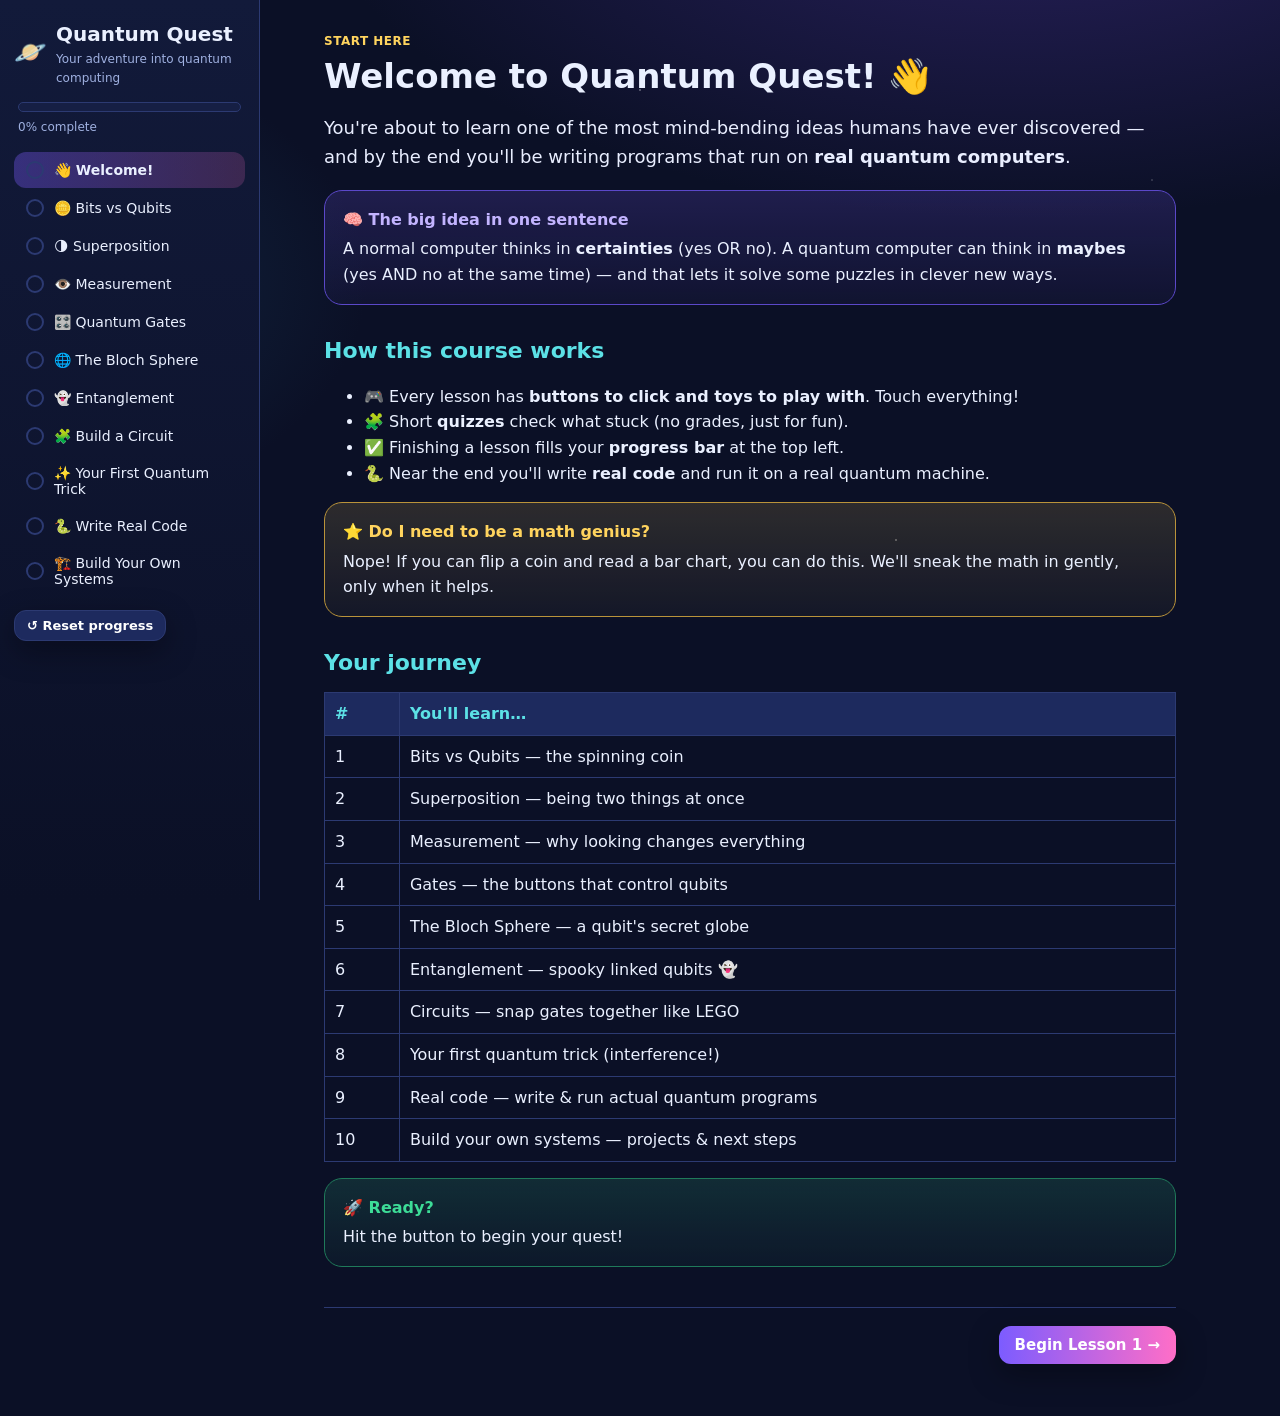
<file: index.html>
<!DOCTYPE html>
<html lang="en">
<head>
<meta charset="utf-8">
<meta name="viewport" content="width=device-width, initial-scale=1">
<title>Quantum Quest — Learn Quantum Computing from Scratch</title>
<link rel="stylesheet" href="css/style.css">
</head>
<body>
<div class="app">

  <!-- ============ SIDEBAR ============ -->
  <aside class="sidebar">
    <div class="brand"><span class="logo">🪐</span><div>Quantum Quest<small>Your adventure into quantum computing</small></div></div>
    <div class="progress-wrap">
      <div class="progress-bar"><div class="progress-fill" id="progressFill"></div></div>
      <div class="progress-label" id="progressLabel">0% complete</div>
    </div>
    <ul class="nav" id="nav"></ul>
    <div class="btnrow" style="margin-top:14px">
      <button class="btn ghost small" id="resetBtn">↺ Reset progress</button>
    </div>
  </aside>

  <!-- ============ MAIN ============ -->
  <main class="main" id="main">

    <!-- ===== Lesson 0: Welcome ===== -->
    <section class="lesson" data-title="Welcome!" data-icon="👋">
      <div class="eyebrow">Start here</div>
      <h1>Welcome to Quantum Quest! 👋</h1>
      <p class="lead">You're about to learn one of the most mind-bending ideas humans have ever discovered — and by the end you'll be writing programs that run on <b>real quantum computers</b>.</p>

      <div class="box analogy"><span class="tag">🧠 The big idea in one sentence</span>
      A normal computer thinks in <b>certainties</b> (yes OR no). A quantum computer can think in <b>maybes</b> (yes AND no at the same time) — and that lets it solve some puzzles in clever new ways.</div>

      <h2>How this course works</h2>
      <ul>
        <li>🎮 Every lesson has <b>buttons to click and toys to play with</b>. Touch everything!</li>
        <li>🧩 Short <b>quizzes</b> check what stuck (no grades, just for fun).</li>
        <li>✅ Finishing a lesson fills your <b>progress bar</b> at the top left.</li>
        <li>🐍 Near the end you'll write <b>real code</b> and run it on a real quantum machine.</li>
      </ul>

      <div class="box fact"><span class="tag">⭐ Do I need to be a math genius?</span>
      Nope! If you can flip a coin and read a bar chart, you can do this. We'll sneak the math in gently, only when it helps.</div>

      <h2>Your journey</h2>
      <table class="data">
        <tr><th>#</th><th>You'll learn…</th></tr>
        <tr><td>1</td><td>Bits vs Qubits — the spinning coin</td></tr>
        <tr><td>2</td><td>Superposition — being two things at once</td></tr>
        <tr><td>3</td><td>Measurement — why looking changes everything</td></tr>
        <tr><td>4</td><td>Gates — the buttons that control qubits</td></tr>
        <tr><td>5</td><td>The Bloch Sphere — a qubit's secret globe</td></tr>
        <tr><td>6</td><td>Entanglement — spooky linked qubits 👻</td></tr>
        <tr><td>7</td><td>Circuits — snap gates together like LEGO</td></tr>
        <tr><td>8</td><td>Your first quantum trick (interference!)</td></tr>
        <tr><td>9</td><td>Real code — write & run actual quantum programs</td></tr>
        <tr><td>10</td><td>Build your own systems — projects & next steps</td></tr>
      </table>

      <div class="box try"><span class="tag">🚀 Ready?</span>Hit the button to begin your quest!</div>
      <div class="lesson-nav"><span></span><button class="btn nextBtn">Begin Lesson 1 →</button></div>
    </section>

    <!-- ===== Lesson 1: Bits vs Qubits ===== -->
    <section class="lesson" data-title="Bits vs Qubits" data-icon="🪙">
      <div class="eyebrow">Lesson 1</div>
      <h1>Bits vs Qubits 🪙</h1>
      <p class="lead">Everything your phone and laptop do is built from tiny switches called <b>bits</b>. Quantum computers use something wilder: <b>qubits</b>.</p>

      <h2>A bit = a light switch</h2>
      <p>A normal <b>bit</b> is like a light switch. It's either <b>OFF (we call it 0)</b> or <b>ON (we call it 1)</b>. Never both. Click the switch:</p>
      <div class="widget" id="w-bit"></div>

      <h2>A qubit = a spinning coin</h2>
      <div class="box analogy"><span class="tag">🪙 The spinning coin</span>
      Flip a coin and let it spin on the table. While it's spinning, is it heads or tails? It's… <b>kind of both</b>! Only when you slam your hand on it does it become one. A <b>qubit</b> is like that spinning coin. While "spinning" it's a mix of 0 and 1, and it only picks one when you <b>look</b> (measure) it.</div>

      <p>Spin the quantum coin and then measure it. Try it a few times — what do you notice?</p>
      <div class="widget" id="w-coin"></div>

      <div class="box fact"><span class="tag">💡 Why is this useful?</span>
      One spinning coin isn't magic. But put many qubits together and they can explore tons of possibilities at once — that's the superpower we'll build toward.</div>

      <div class="quiz" data-quiz="1"></div>
      <div class="lesson-nav"><button class="btn ghost prevBtn">← Back</button><button class="btn nextBtn">Next: Superposition →</button></div>
    </section>

    <!-- ===== Lesson 2: Superposition ===== -->
    <section class="lesson" data-title="Superposition" data-icon="🌗">
      <div class="eyebrow">Lesson 2</div>
      <h1>Superposition 🌗</h1>
      <p class="lead">"Superposition" is the fancy word for the spinning coin — being a mix of 0 and 1 at the same time.</p>

      <div class="box analogy"><span class="tag">🌗 Half-moon idea</span>
      Think of a dimmer switch instead of an on/off switch. A qubit can be 100% "0", 100% "1", or anywhere in between — like 70% leaning toward 0 and 30% toward 1. Those percentages are its <b>probabilities</b>.</div>

      <p>Drag the slider to choose how the qubit "leans". The bars show the chance of getting 0 or 1 if you measured it.</p>
      <div class="widget" id="w-super"></div>

      <div class="box fact"><span class="tag">🎲 It really is random</span>
      Here's the spooky part: even if you knew <i>everything</i> about the qubit, you still can't predict a single measurement. You only know the odds. The universe genuinely rolls dice!</div>

      <div class="box try"><span class="tag">🔬 Experiment</span>
      Set the slider to 50/50 and press "Measure 100 times". Did you get exactly 50 and 50? Probably not! Random things wobble around the average. Try it a few times.</div>

      <div class="quiz" data-quiz="2"></div>
      <div class="lesson-nav"><button class="btn ghost prevBtn">← Back</button><button class="btn nextBtn">Next: Measurement →</button></div>
    </section>

    <!-- ===== Lesson 3: Measurement ===== -->
    <section class="lesson" data-title="Measurement" data-icon="👁️">
      <div class="eyebrow">Lesson 3</div>
      <h1>Measurement 👁️</h1>
      <p class="lead">In the quantum world, <b>looking changes things</b>. This is the rule that trips everyone up — so let's <i>see</i> it happen.</p>

      <div class="box analogy"><span class="tag">👁️ The slamming hand</span>
      Remember the spinning coin? The moment you slam your hand down, the spinning <b>stops</b> and you get heads or tails. In quantum land we call that "the wavefunction collapses". After you measure a qubit, it's stuck on the answer you got — the superposition is gone.</div>

      <p>This qubit is in a perfect 50/50 superposition. Press <b>Measure</b> and watch: the bars jump to 100% on whatever you got, and they <b>stay there</b>. To get the mix back, press <b>Reset</b>.</p>
      <div class="widget" id="w-measure"></div>

      <div class="box warn"><span class="tag">⚠️ Big consequence</span>
      You can't peek at a qubit "a little bit". Every measurement forces a full decision and erases the maybe. That's why programming a quantum computer is all about being clever <i>before</i> you measure.</div>

      <div class="quiz" data-quiz="3"></div>
      <div class="lesson-nav"><button class="btn ghost prevBtn">← Back</button><button class="btn nextBtn">Next: Gates →</button></div>
    </section>

    <!-- ===== Lesson 4: Gates ===== -->
    <section class="lesson" data-title="Quantum Gates" data-icon="🎛️">
      <div class="eyebrow">Lesson 4</div>
      <h1>Quantum Gates 🎛️</h1>
      <p class="lead">Gates are the <b>buttons</b> you press to change a qubit. They're how you actually "program" quantum computers.</p>

      <h2>Meet three gates</h2>
      <table class="data">
        <tr><th>Gate</th><th>Nickname</th><th>What it does</th></tr>
        <tr><td><b>X</b></td><td>The Flipper 🔄</td><td>Turns 0 into 1 and 1 into 0 (like NOT).</td></tr>
        <tr><td><b>H</b></td><td>The Mixer 🌀</td><td>Turns a plain 0 into a perfect 50/50 spinning coin.</td></tr>
        <tr><td><b>Z</b></td><td>The Twister ↩️</td><td>Secretly twists the qubit's "phase" (we'll see why that matters in Lesson 8).</td></tr>
      </table>

      <p>Press gates and watch the probability bars react. Try <b>H</b> (makes a mix), then <b>measure</b>. Or press <b>X</b> to flip, then <b>H</b>… experiment!</p>
      <div class="widget" id="w-gates"></div>

      <div class="box fact"><span class="tag">🤯 Try this!</span>
      Press <b>H</b> once → you get 50/50. Now press <b>H</b> <i>again</i> → it goes back to 100% "0"! Two mixers cancel out. That "un-mixing" is called <b>interference</b>, and it's the real secret sauce of quantum computing (Lesson 8).</div>

      <div class="quiz" data-quiz="4"></div>
      <div class="lesson-nav"><button class="btn ghost prevBtn">← Back</button><button class="btn nextBtn">Next: Bloch Sphere →</button></div>
    </section>

    <!-- ===== Lesson 5: Bloch Sphere ===== -->
    <section class="lesson" data-title="The Bloch Sphere" data-icon="🌐">
      <div class="eyebrow">Lesson 5</div>
      <h1>The Bloch Sphere 🌐</h1>
      <p class="lead">Scientists draw a qubit as an <b>arrow inside a globe</b>. It's the qubit's secret map — and it makes the gates make sense.</p>

      <div class="box analogy"><span class="tag">🌐 The globe</span>
      Imagine a globe. The <b>North Pole</b> means "definitely 0". The <b>South Pole</b> means "definitely 1". Any spot around the <b>equator</b> is a 50/50 mix. The qubit is an arrow pointing somewhere on this globe — gates just <b>rotate the arrow</b>.</div>

      <p>Press gates and watch the arrow spin around the globe. North = 0, South = 1, equator = mix.</p>
      <div class="widget" id="w-bloch"></div>

      <div class="box fact"><span class="tag">🧭 Now gates make sense</span>
      <b>X</b> rotates the arrow to point the opposite way (0↔1). <b>H</b> swings it to the equator (a mix). <b>Z</b> spins it <i>around</i> the pole — which doesn't change your chances of 0 or 1, but changes the hidden "phase". Phase is invisible until two paths meet and interfere!</div>

      <div class="quiz" data-quiz="5"></div>
      <div class="lesson-nav"><button class="btn ghost prevBtn">← Back</button><button class="btn nextBtn">Next: Entanglement →</button></div>
    </section>

    <!-- ===== Lesson 6: Entanglement ===== -->
    <section class="lesson" data-title="Entanglement" data-icon="👻">
      <div class="eyebrow">Lesson 6</div>
      <h1>Entanglement 👻</h1>
      <p class="lead">Einstein called this "spooky action at a distance" — and it's the wildest idea in all of physics.</p>

      <div class="box analogy"><span class="tag">🧦 Magic socks</span>
      Imagine two magic socks in two boxes. You mail one box to the Moon. When you open your box and see a <b>left</b> sock, you instantly know the Moon box has a <b>right</b> sock — even though neither sock "decided" until you looked! Entangled qubits are linked like that: measuring one instantly tells you about the other.</div>

      <p>Below are two entangled qubits in a "Bell pair". Each measurement is random — but the two qubits <b>always match</b>. Press Measure a bunch of times and watch the magic.</p>
      <div class="widget" id="w-bell"></div>

      <div class="box warn"><span class="tag">🚫 No faster-than-light texting</span>
      It feels like magic teleporting messages — but you can't actually send a signal this way, because each result is random. You only notice the link when you bring both results back together and compare. (Still incredibly useful for quantum computing!)</div>

      <div class="quiz" data-quiz="6"></div>
      <div class="lesson-nav"><button class="btn ghost prevBtn">← Back</button><button class="btn nextBtn">Next: Build a Circuit →</button></div>
    </section>

    <!-- ===== Lesson 7: Circuits ===== -->
    <section class="lesson" data-title="Build a Circuit" data-icon="🧩">
      <div class="eyebrow">Lesson 7</div>
      <h1>Build a Circuit 🧩</h1>
      <p class="lead">A quantum program is just a <b>circuit</b>: qubits travel along wires (left → right) and you drop gates on them like LEGO.</p>

      <div class="box analogy"><span class="tag">🎼 Like sheet music</span>
      Read it left to right, like music. Each qubit is a line. Each gate is a note you play on that line at a certain moment.</div>

      <p><b>How to use the builder:</b> click a cell to cycle through gates: empty → <b>H</b> → <b>X</b> → <b>Z</b> → <b>•</b> (CNOT control) → empty. Put a <b>•</b> on the top wire and the builder links it to the bottom wire to make a CNOT. Press <b>▶ Run</b> to simulate!</p>
      <div class="widget circuit" id="w-circuit"></div>

      <div class="box try"><span class="tag">🏆 Challenge: build a Bell pair</span>
      Column 1: put <b>H</b> on qubit 0. Column 2: put a <b>•</b> (CNOT control) on qubit 0. Run it — you should see only <b>00</b> and <b>11</b>, never 01 or 10. You just built entanglement yourself! 🎉</div>

      <div class="quiz" data-quiz="7"></div>
      <div class="lesson-nav"><button class="btn ghost prevBtn">← Back</button><button class="btn nextBtn">Next: Your First Trick →</button></div>
    </section>

    <!-- ===== Lesson 8: Interference / first algorithm ===== -->
    <section class="lesson" data-title="Your First Quantum Trick" data-icon="✨">
      <div class="eyebrow">Lesson 8</div>
      <h1>Your First Quantum Trick: Interference ✨</h1>
      <p class="lead">Here's where quantum computing stops being random luck and starts being <b>cleverness</b>. The trick is called <b>interference</b>.</p>

      <div class="box analogy"><span class="tag">🌊 Waves cancelling</span>
      Drop two stones in a pond. Where the ripples meet, sometimes they add up into a big wave, and sometimes they <b>cancel out</b> to flat water. Qubits are like waves too. A quantum algorithm is designed so the <b>wrong answers cancel out</b> and the <b>right answer adds up</b> — so when you finally measure, you almost always get the answer you want.</div>

      <h2>The "guaranteed coin" demo</h2>
      <p>Watch two H gates in a row. A normal random coin flipped twice is still random. But a <b>quantum</b> coin H-ed twice comes back to <b>0 every single time</b> — because the "1" paths cancel and the "0" paths add up. Press Run many times: it's <b>always 0</b>.</p>
      <div class="widget" id="w-interference"></div>

      <div class="box fact"><span class="tag">🧠 Why this is a big deal</span>
      Famous algorithms use this exact idea:
      <ul>
        <li><b>Grover's search</b> 🔍 — finds a needle in a haystack much faster by making the needle's wave grow.</li>
        <li><b>Shor's algorithm</b> 🔐 — could crack certain codes by using interference to find hidden patterns in numbers.</li>
      </ul>
      You don't need the heavy math yet — just know the secret is "make the right answer loud, make wrong answers quiet."</div>

      <div class="quiz" data-quiz="8"></div>
      <div class="lesson-nav"><button class="btn ghost prevBtn">← Back</button><button class="btn nextBtn">Next: Write Real Code →</button></div>
    </section>

    <!-- ===== Lesson 9: Implementation ===== -->
    <section class="lesson" data-title="Write Real Code" data-icon="🐍">
      <div class="eyebrow">Lesson 9</div>
      <h1>Write Real Code 🐍</h1>
      <p class="lead">Time to leave the toys behind and program a <b>real</b> quantum computer using Python and a free tool called <b>Qiskit</b> (made by IBM).</p>

      <div class="box fact"><span class="tag">🎁 It's free</span>
      IBM lets anyone run real quantum programs on their actual quantum computers over the internet, for free. You write code on your laptop, press run, and a real fridge-sized quantum machine does the work!</div>

      <h2>Step 1 — Install the tools (one time)</h2>
      <p>Open a terminal and run these. (Ask a grown-up if you've never installed Python before — or ask me, Claude, to do it for you!)</p>
      <pre><code># 1) Install Python from python.org if you don't have it.
# 2) Then install Qiskit:
pip install qiskit qiskit-aer qiskit-ibm-runtime</code></pre>

      <h2>Step 2 — Your first real quantum program</h2>
      <p>I've already written 4 ready-to-run programs for you in the <code>python/</code> folder next to this course. Here's the simplest one:</p>
      <pre><code>from qiskit import QuantumCircuit
from qiskit_aer import AerSimulator

# Make a circuit with 1 qubit and 1 "measuring slot"
qc = QuantumCircuit(1, 1)
qc.h(0)          # H gate = the Mixer (spinning coin!)
qc.measure(0, 0) # look at the qubit

# Run it 1000 times on a pretend quantum computer
result = AerSimulator().run(qc, shots=1000).result()
print(result.get_counts())   # roughly {'0': 500, '1': 500}</code></pre>

      <div class="box try"><span class="tag">▶ Run the files</span>
      In your terminal, go to the course folder and run:
      <pre><code>cd quantum-course/python
python 01_hello_qubit.py
python 02_bell_state.py
python 03_interference.py</code></pre>
      Each file has friendly comments explaining every line. Read <code>python/README.md</code> first!</div>

      <h2>Step 3 — Run on a REAL quantum computer</h2>
      <p>The file <code>04_run_on_real_quantum_computer.py</code> shows how to connect to IBM's real machines. You make a free account at <a href="https://quantum.ibm.com" target="_blank">quantum.ibm.com</a>, copy your secret token, and your program runs on real hardware. 🤯</p>

      <div class="box warn"><span class="tag">🙋 Want me to set it all up?</span>
      Just tell me "<b>install Python and Qiskit for me</b>" and I'll do the whole setup on your PC and run your first quantum program with you.</div>

      <div class="quiz" data-quiz="9"></div>
      <div class="lesson-nav"><button class="btn ghost prevBtn">← Back</button><button class="btn nextBtn">Final: Build Your Own →</button></div>
    </section>

    <!-- ===== Lesson 10: Build your own ===== -->
    <section class="lesson" data-title="Build Your Own Systems" data-icon="🏗️">
      <div class="eyebrow">Lesson 10 — The Finale</div>
      <h1>Build Your Own Systems 🏗️</h1>
      <p class="lead">You made it! You now understand qubits, superposition, measurement, gates, entanglement, circuits, and interference — and you can write real quantum code. Here's how to go from learner to <b>builder</b>.</p>

      <h2>🎯 Project ladder (easy → epic)</h2>
      <table class="data">
        <tr><th>Level</th><th>Build this</th></tr>
        <tr><td>🟢 Starter</td><td>A <b>quantum coin flipper</b> that's truly random (1 qubit + H + measure).</td></tr>
        <tr><td>🟢 Starter</td><td>A <b>quantum dice</b> (use 3 qubits to roll 1–8).</td></tr>
        <tr><td>🟡 Medium</td><td>A <b>"mind-reading" entanglement demo</b> with 2 qubits (Bell pair) you can show your friends.</td></tr>
        <tr><td>🟡 Medium</td><td>Code <b>Grover's search</b> for 2 qubits to find a "secret" item.</td></tr>
        <tr><td>🔴 Epic</td><td>A <b>quantum random password generator</b> that runs on real IBM hardware.</td></tr>
        <tr><td>🔴 Epic</td><td>Teach the basics to a friend using <i>this</i> course — teaching is the best way to master it!</td></tr>
      </table>

      <h2>🗺️ Where to go next</h2>
      <ul>
        <li><b>IBM Quantum Learning</b> — free official lessons & challenges: <a href="https://learning.quantum.ibm.com" target="_blank">learning.quantum.ibm.com</a></li>
        <li><b>Qiskit Textbook</b> — friendly deep-dives with code.</li>
        <li><b>Quantum Katas</b> (Microsoft) — bite-size coding puzzles.</li>
        <li>Keep playing with the <b>circuit builder</b> in Lesson 7 — invent your own circuits!</li>
      </ul>

      <h2>🧰 The "build your own systems" roadmap</h2>
      <ol>
        <li><b>Software systems (start here):</b> write algorithms in Qiskit, run on simulators, then real cloud hardware. This is where 99% of quantum builders work — including pros.</li>
        <li><b>Bigger programs:</b> combine gates into reusable pieces, add error-checking, and tackle real problems (chemistry, optimization, encryption).</li>
        <li><b>Hardware (the far future for you):</b> actual quantum computers use super-cold atoms, ions, or superconductors and need university labs. But every hardware engineer started exactly where you are now — understanding qubits.</li>
      </ol>

      <div class="box fact"><span class="tag">🎓 Certificate of Awesomeness</span>
      <span id="certLine">Finish all lessons to unlock your certificate!</span></div>

      <div class="box try"><span class="tag">💬 Your move</span>
      Tell me which project you want to build first and I'll code it <b>with</b> you, step by step. You're not just learning quantum computing anymore — you're <i>doing</i> it. 🚀</div>

      <div class="lesson-nav"><button class="btn ghost prevBtn">← Back</button><button class="btn" id="finishBtn">🎉 Finish the Quest</button></div>
    </section>

  </main>
</div>

<script src="js/quantum.js"></script>
<script src="js/app.js"></script>
</body>
</html>
</file>
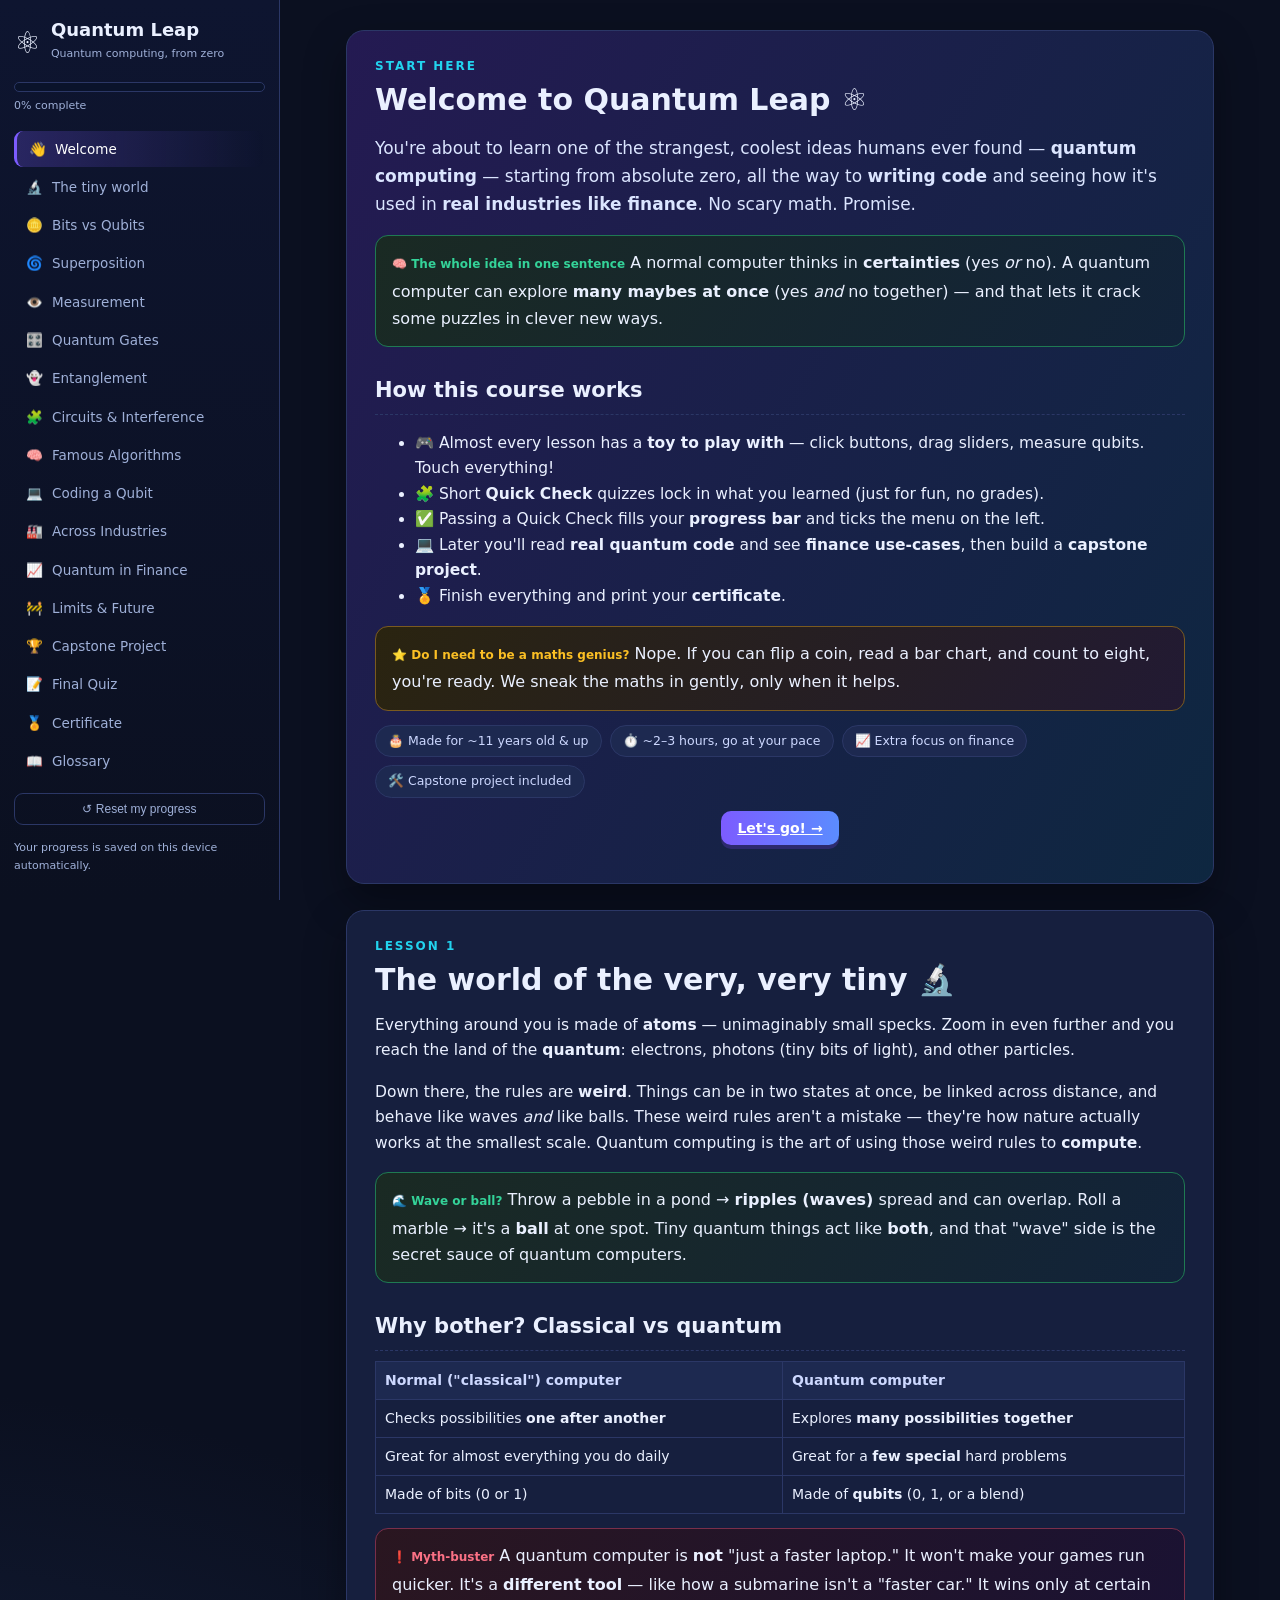
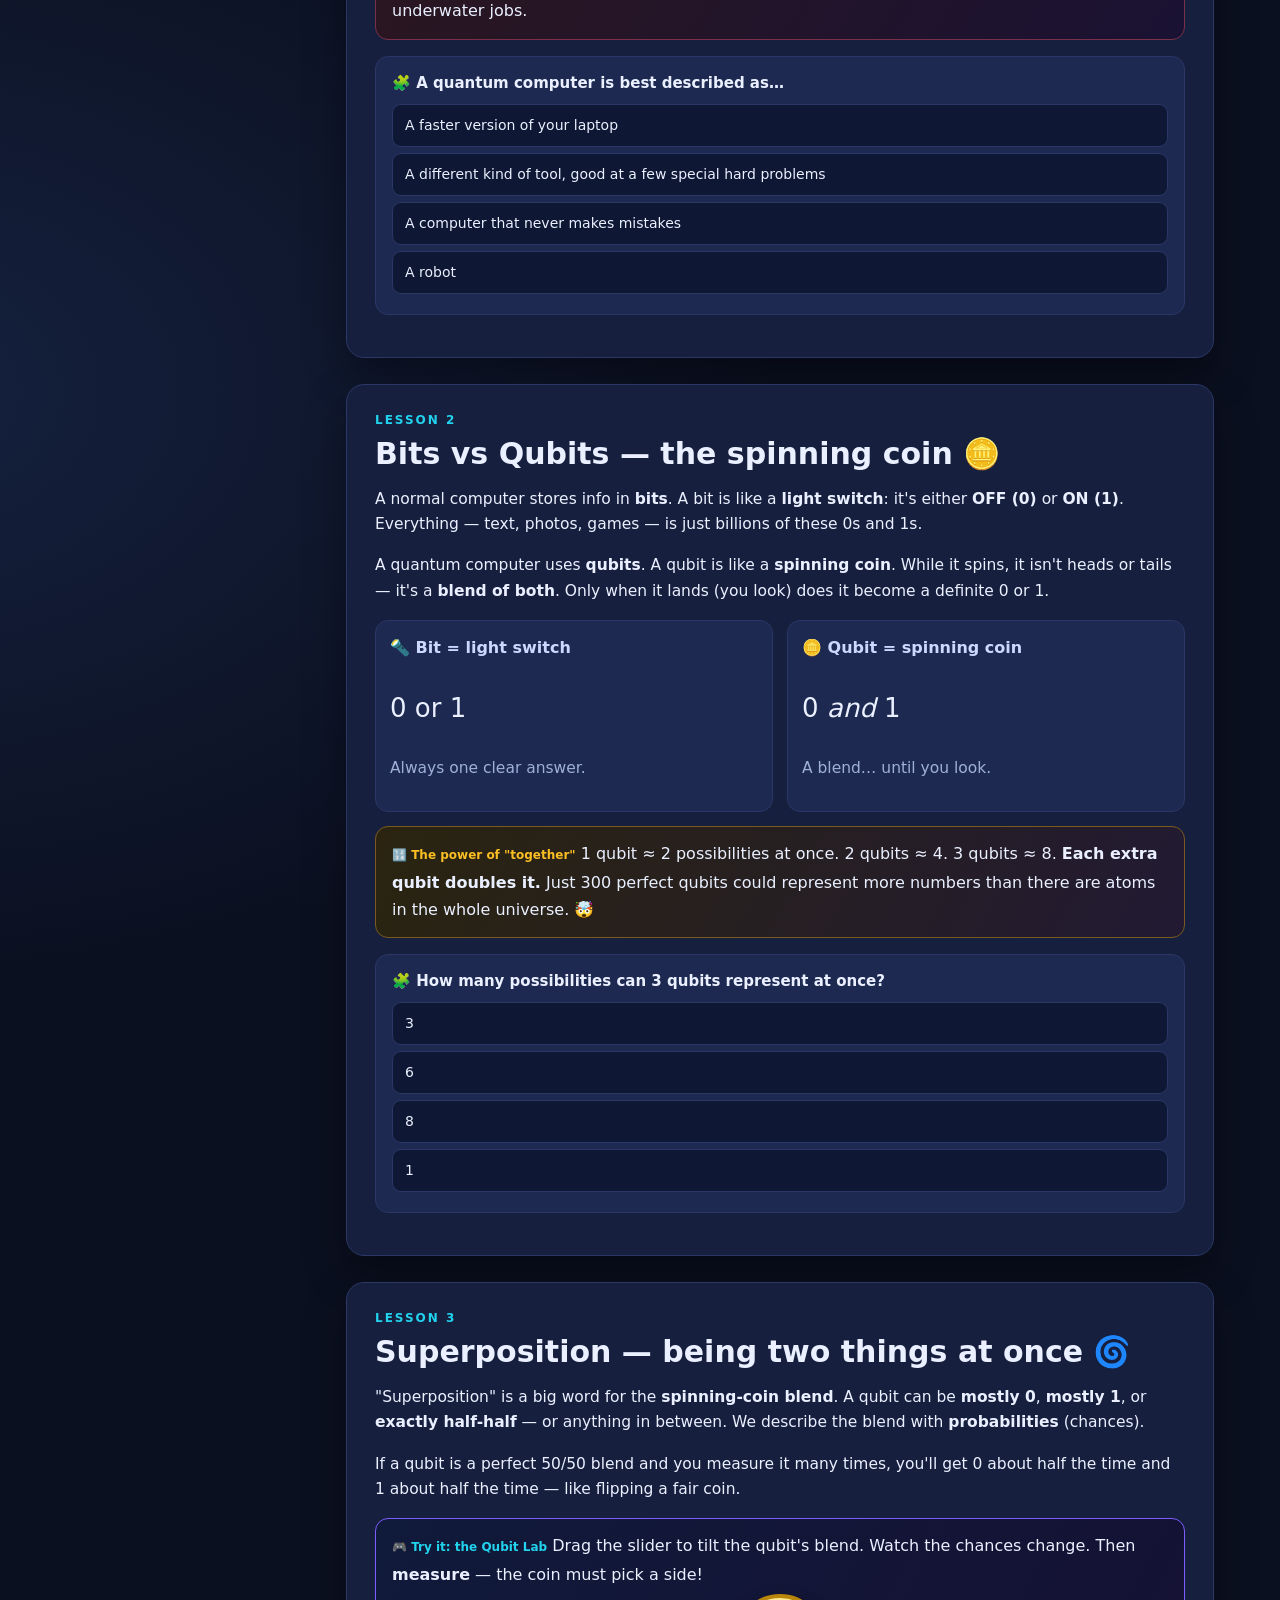
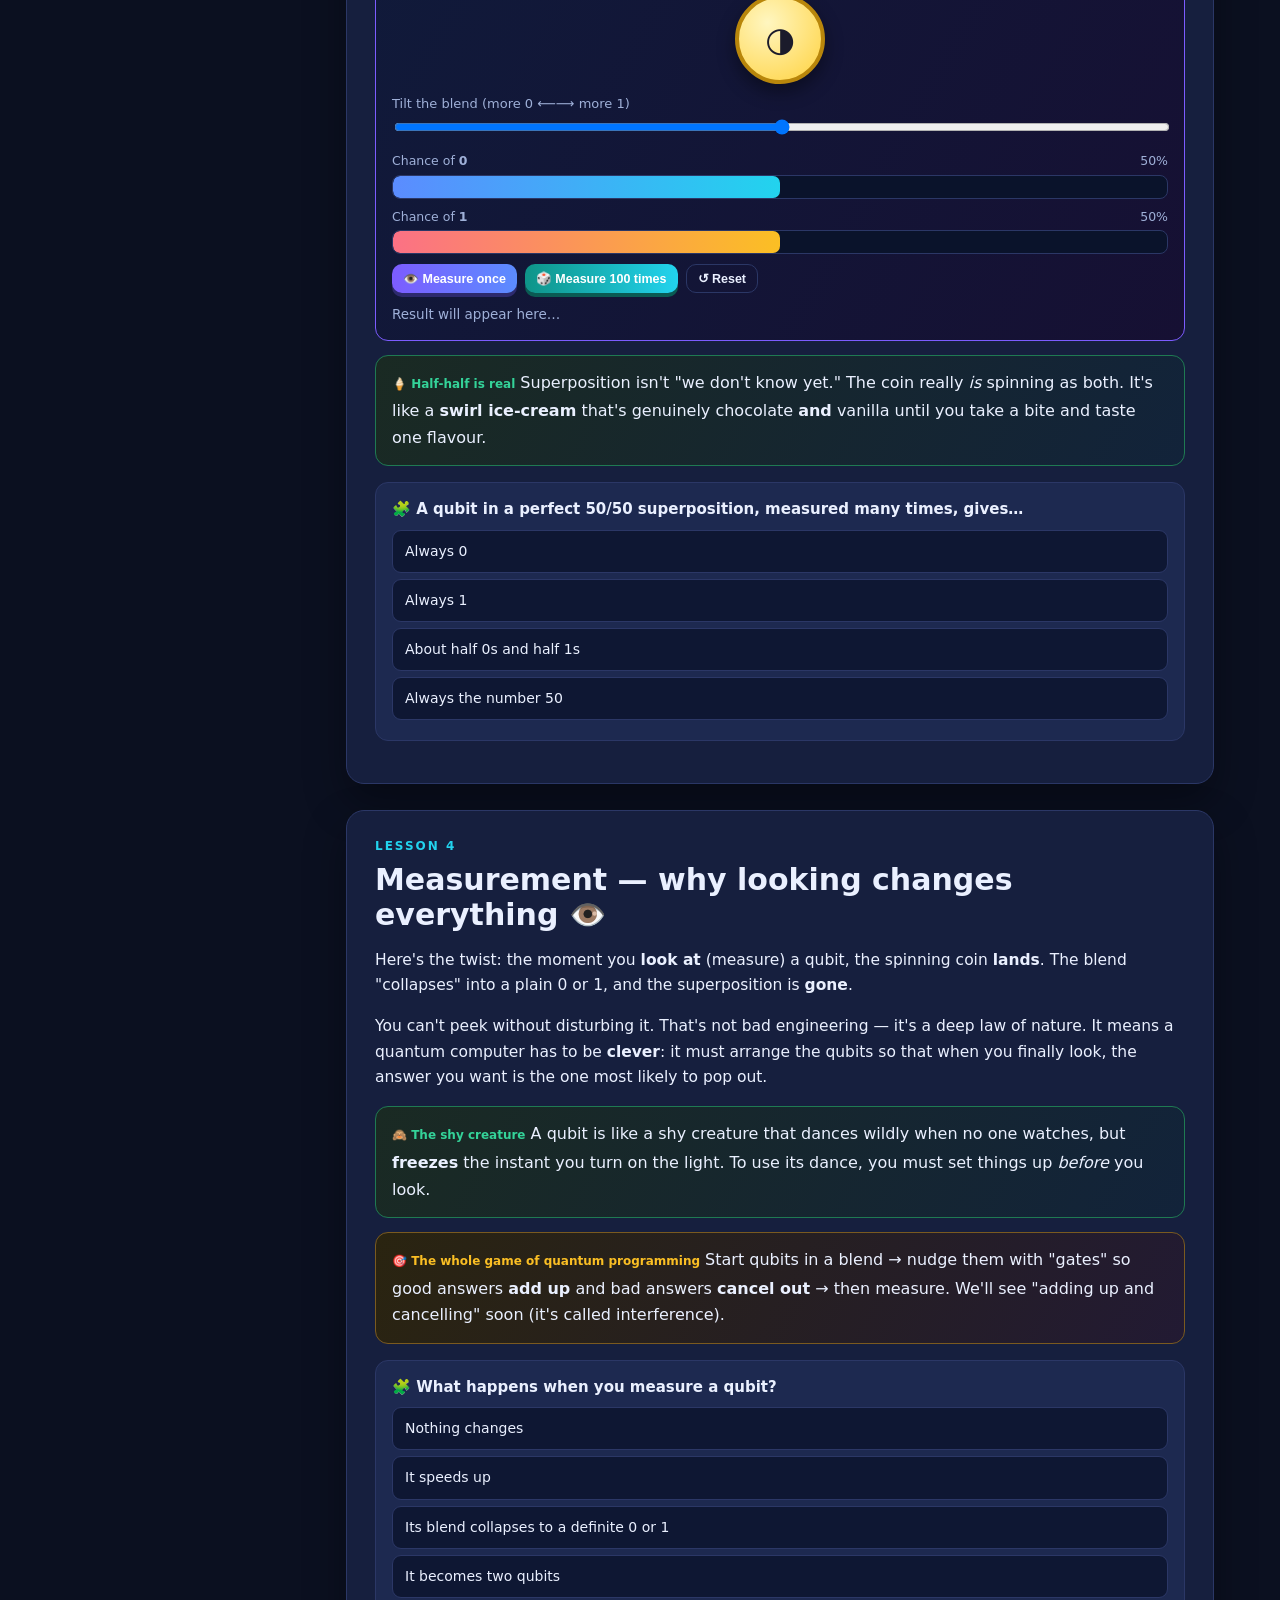
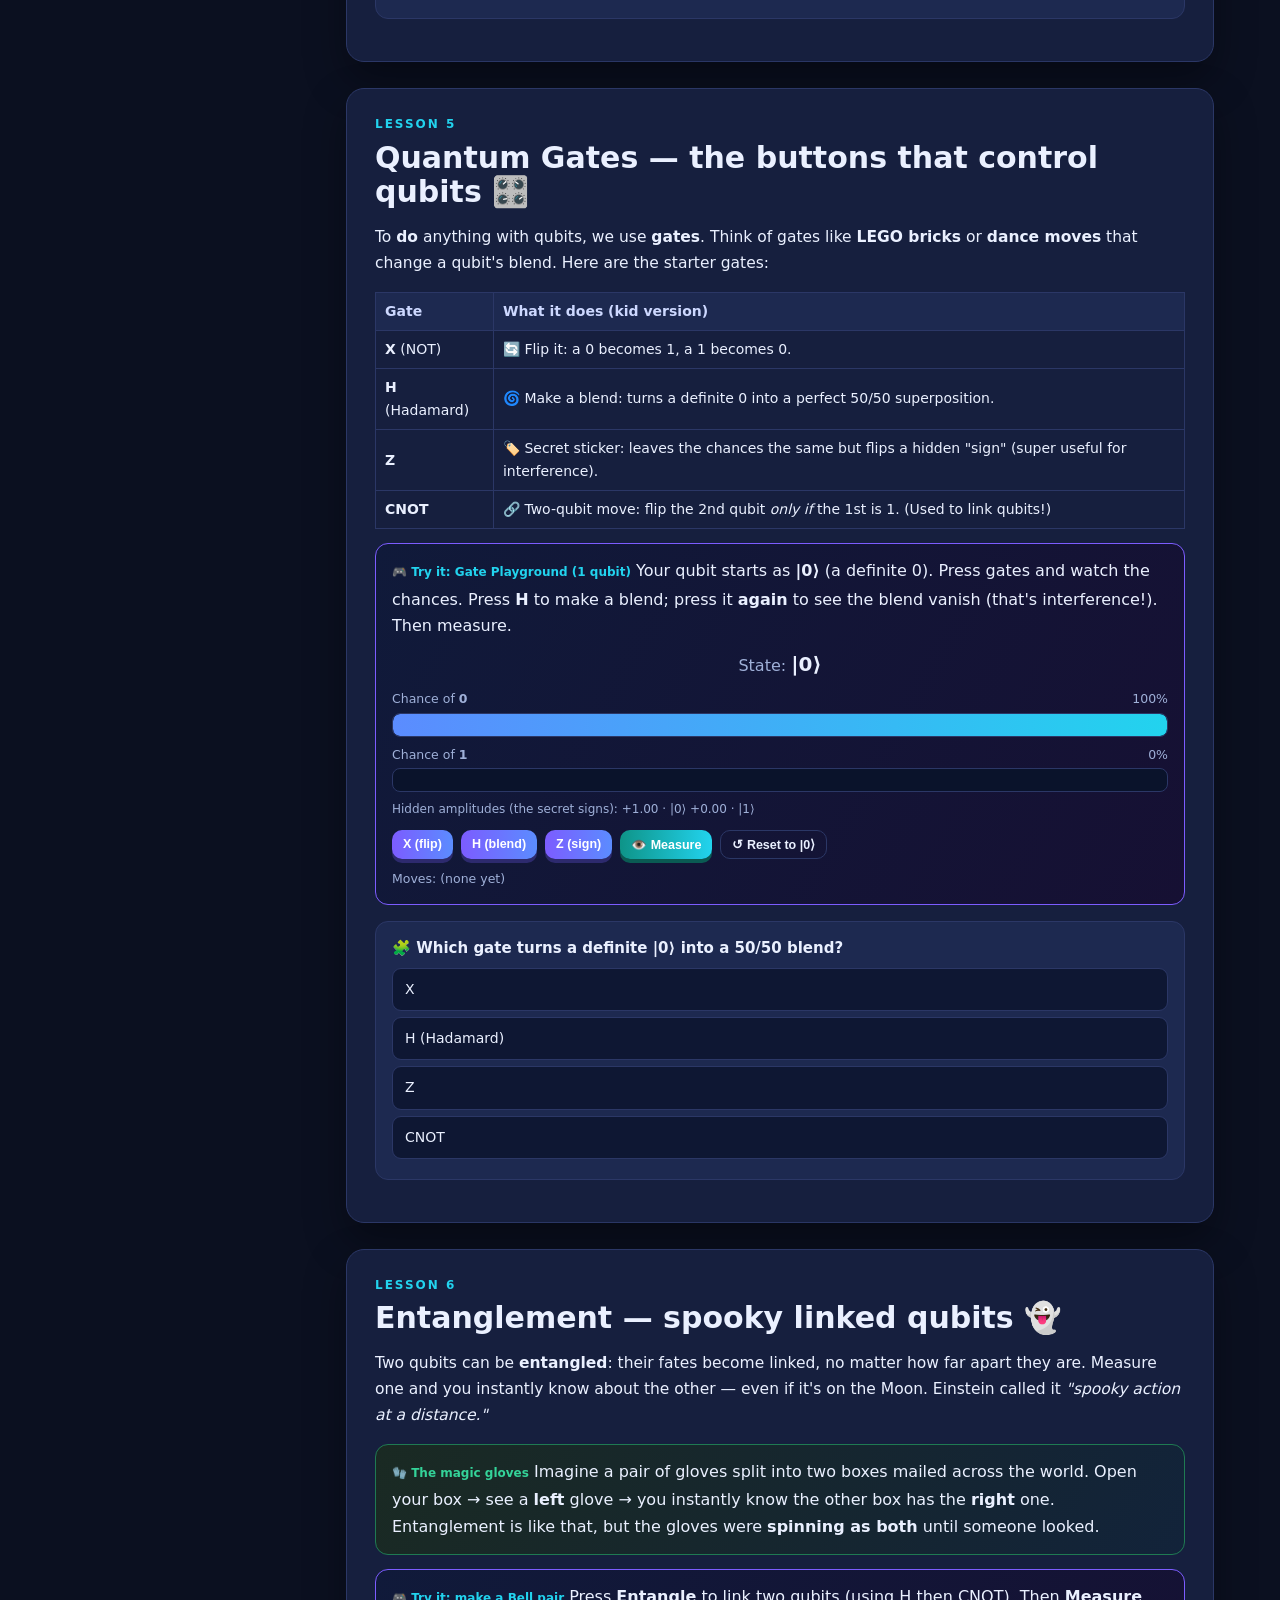
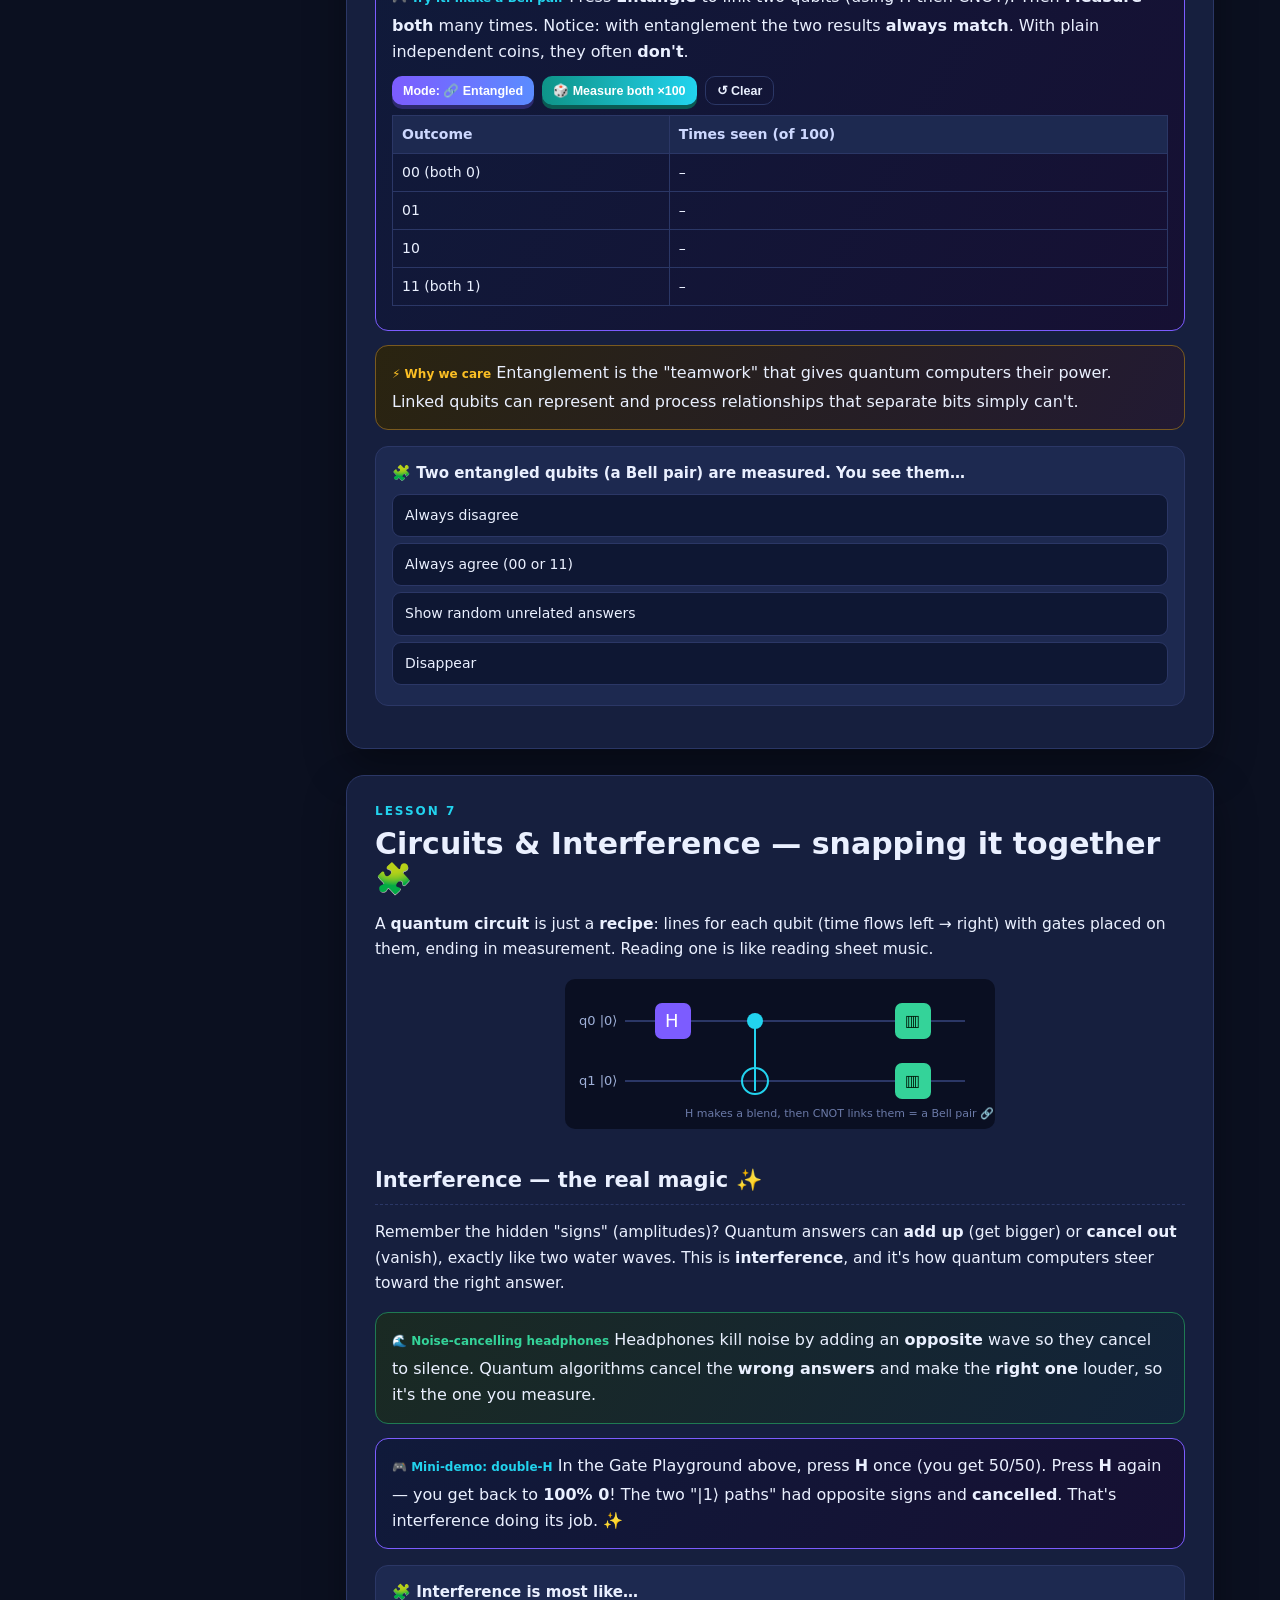
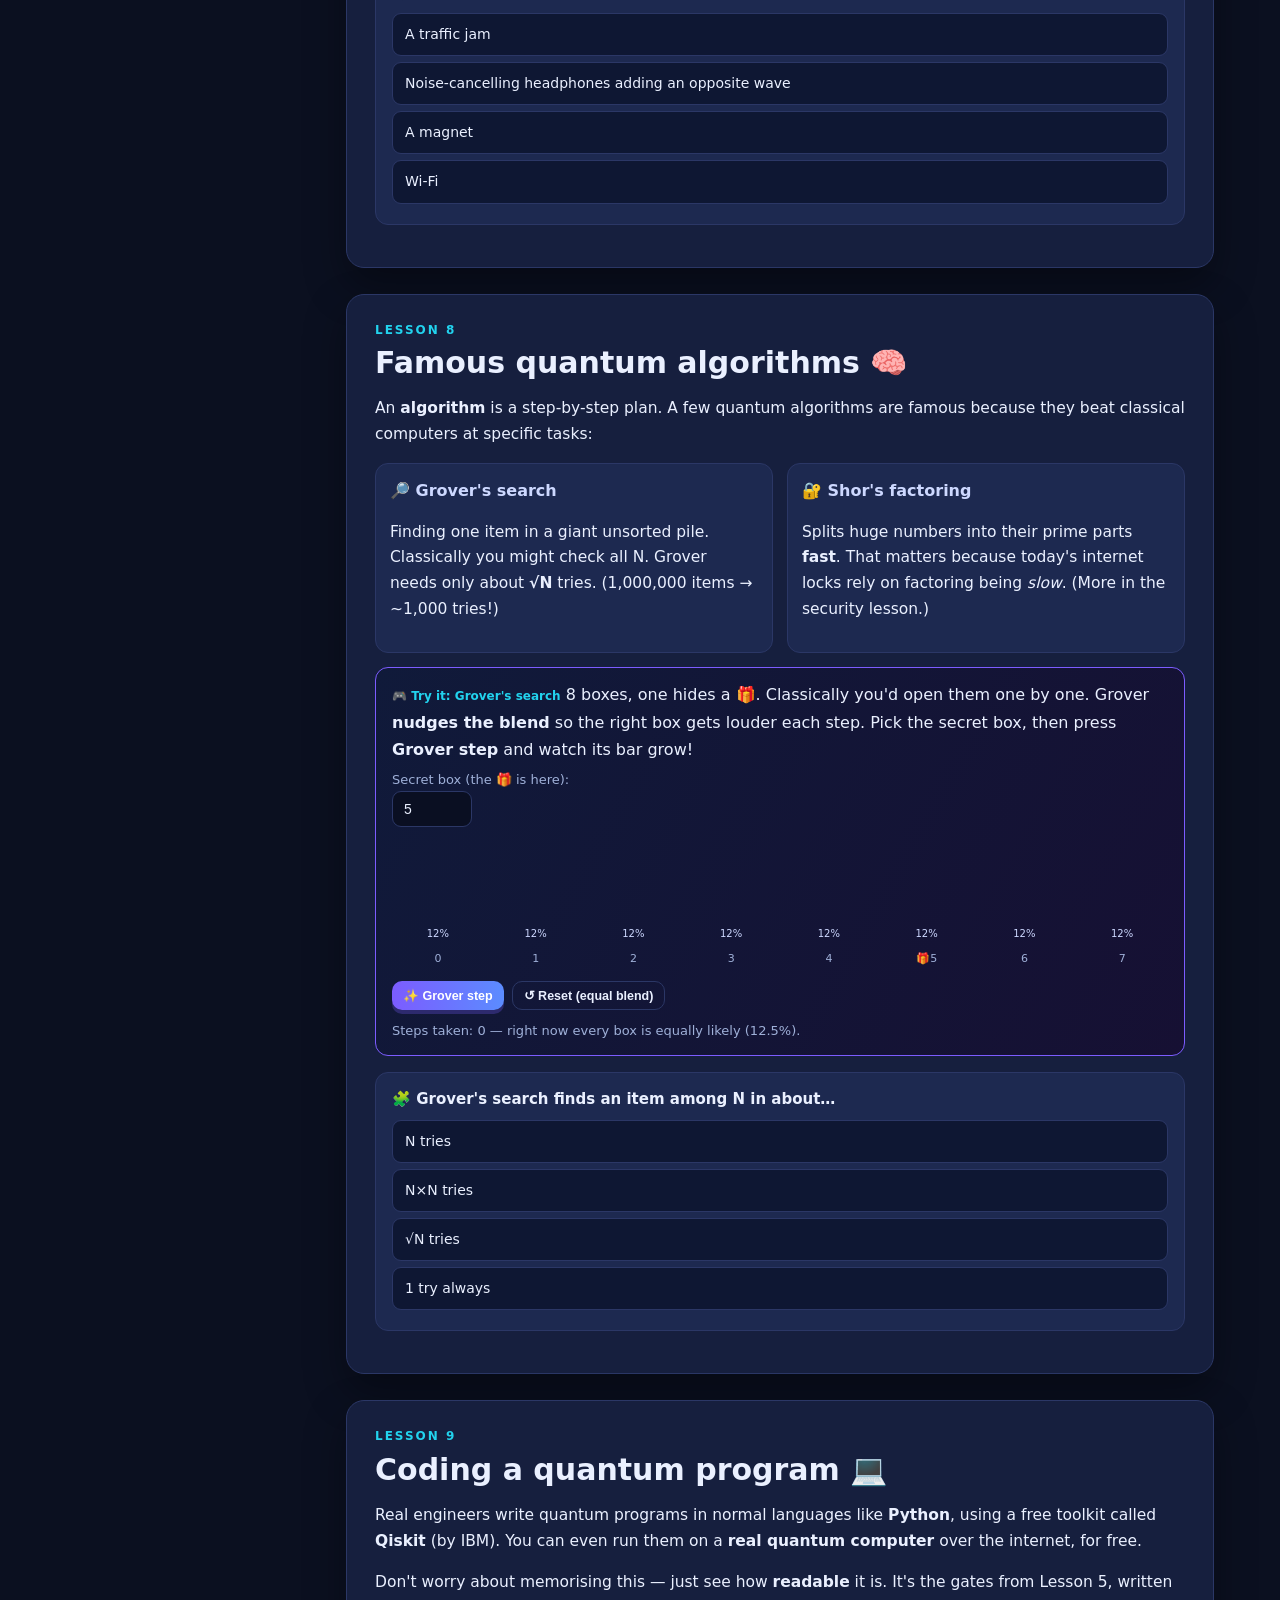
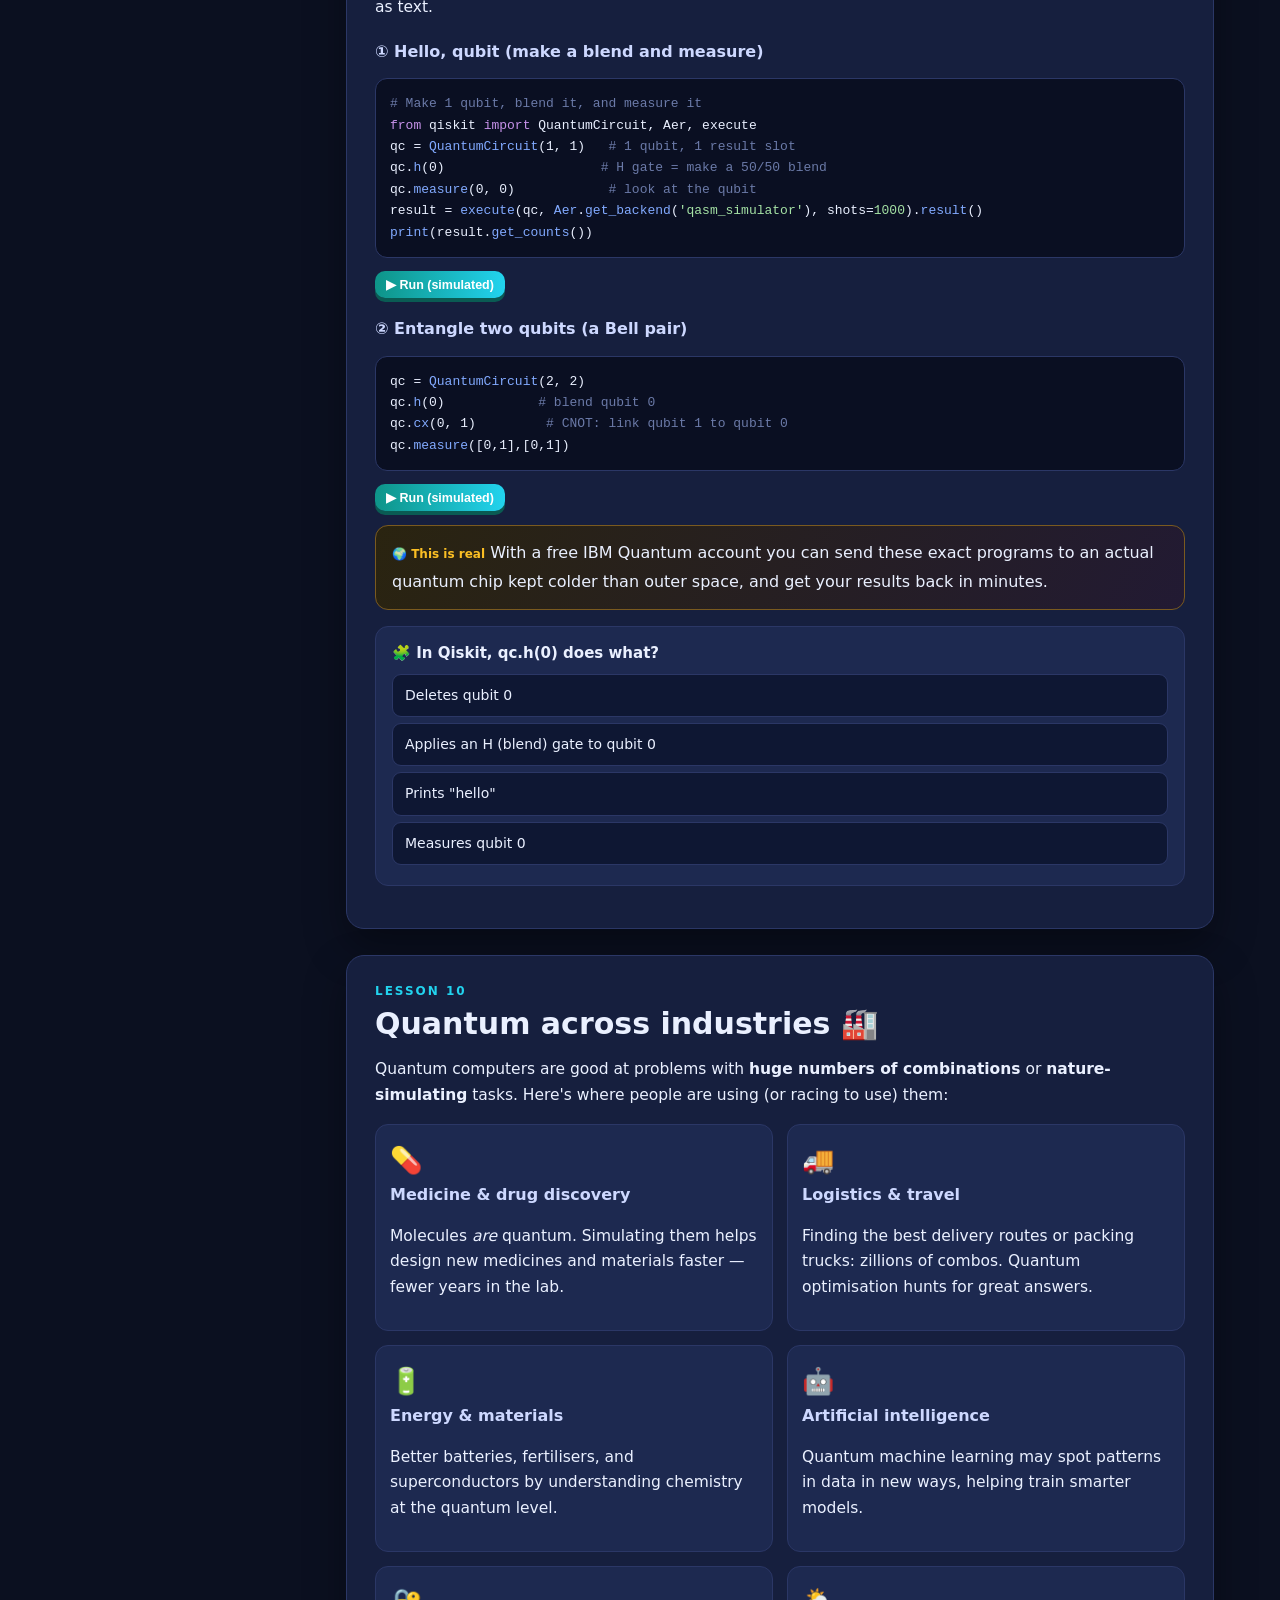
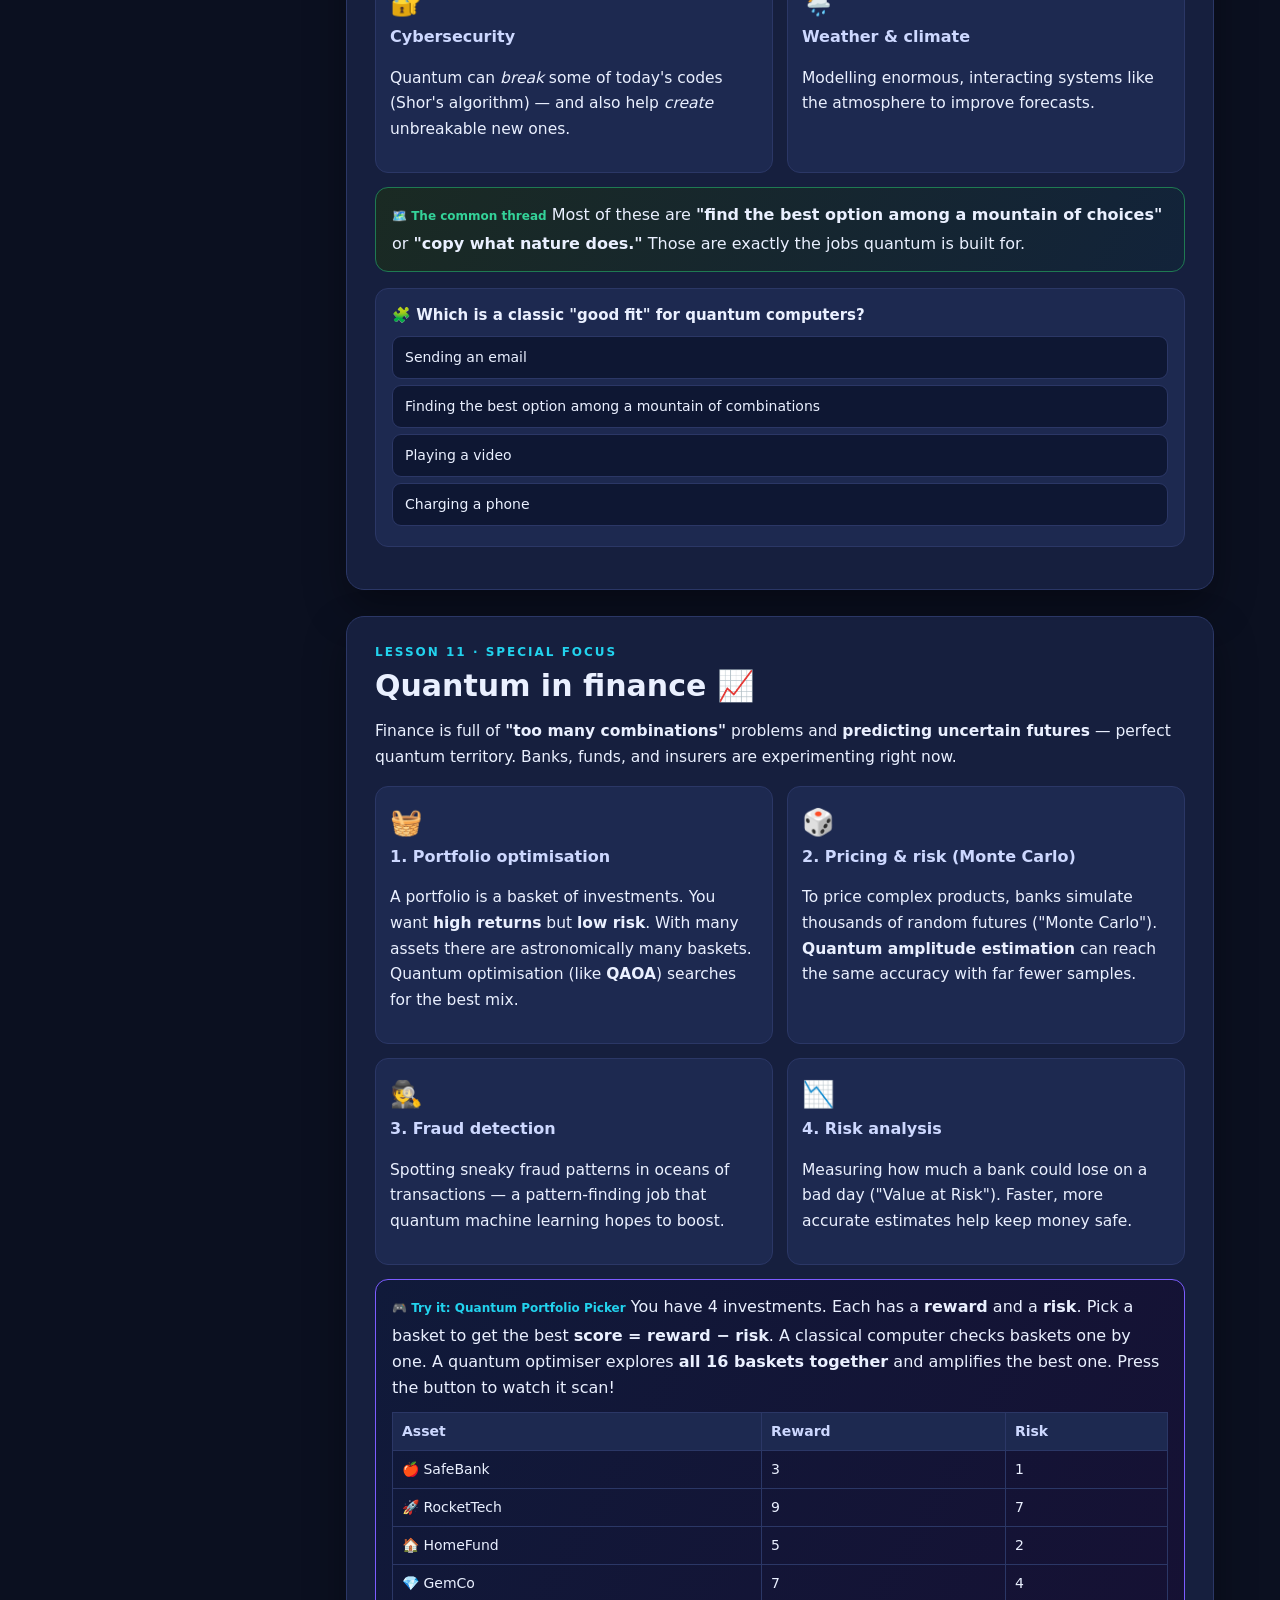
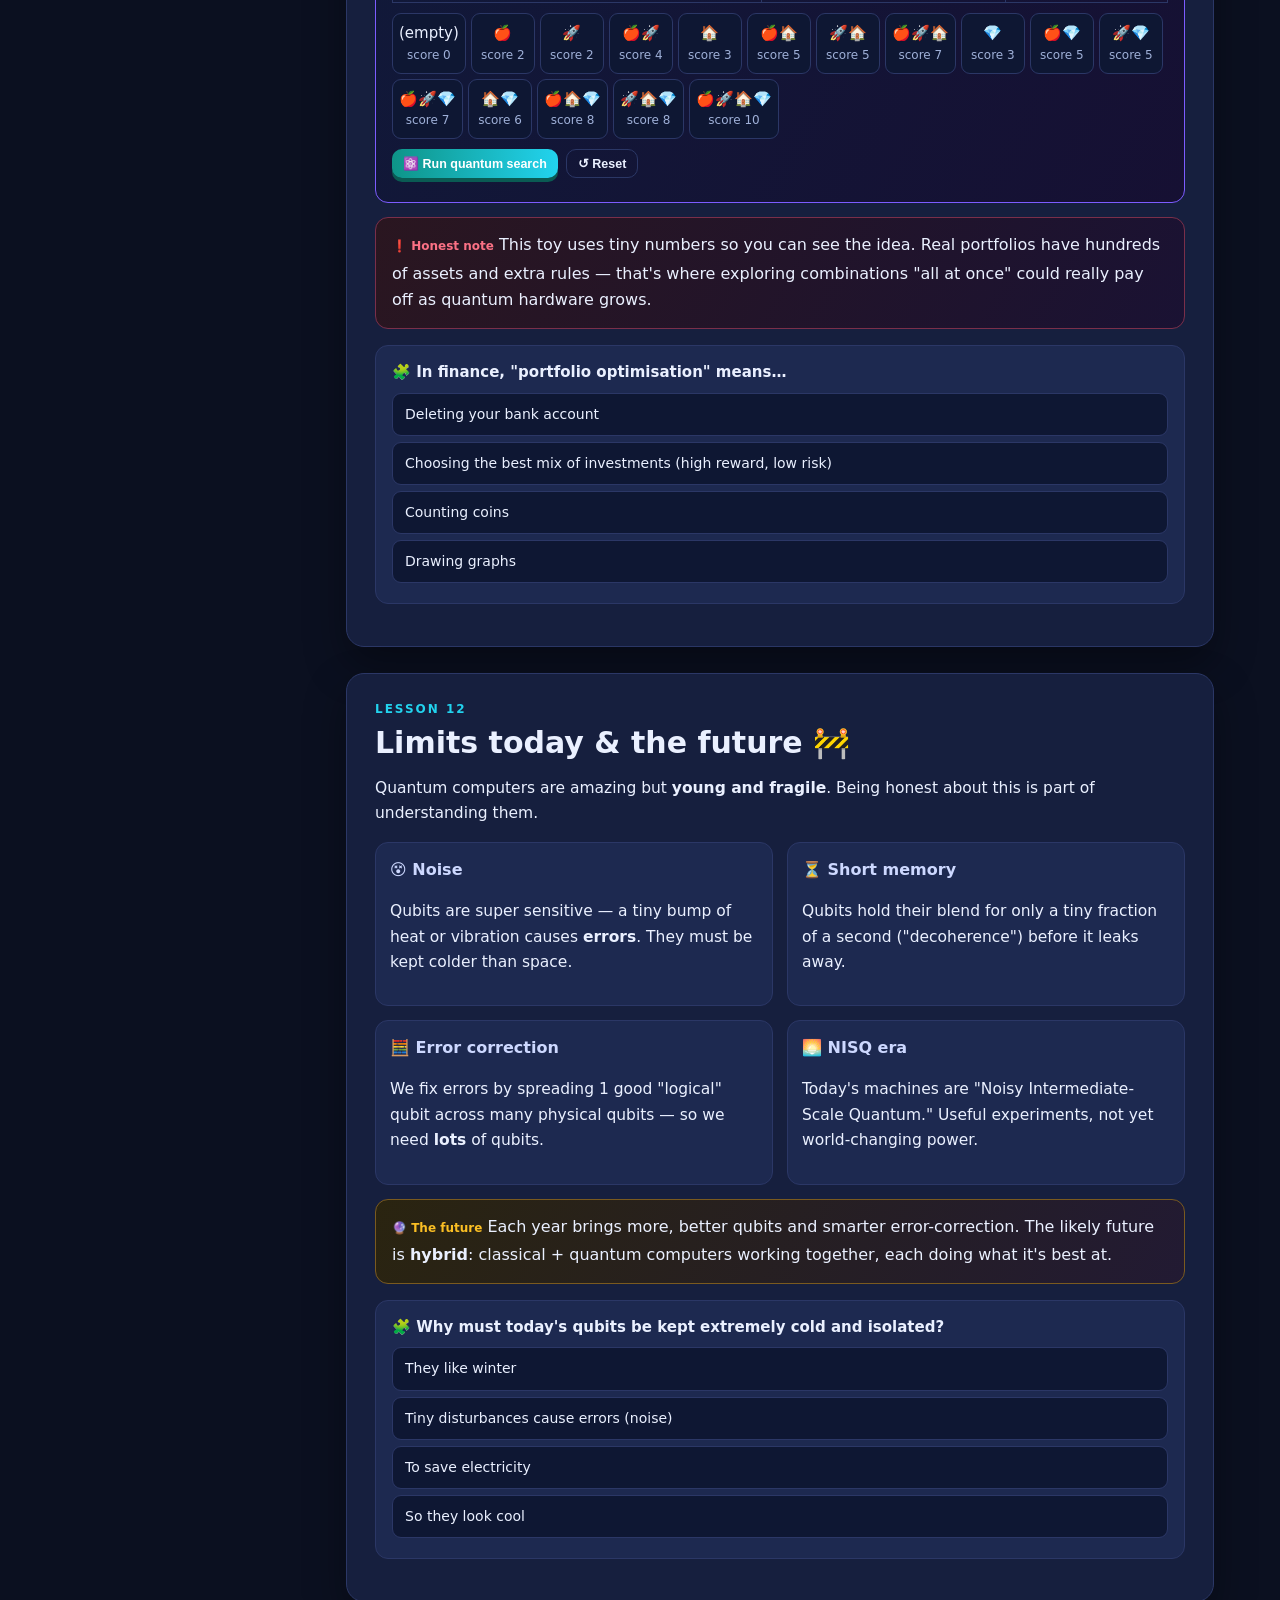
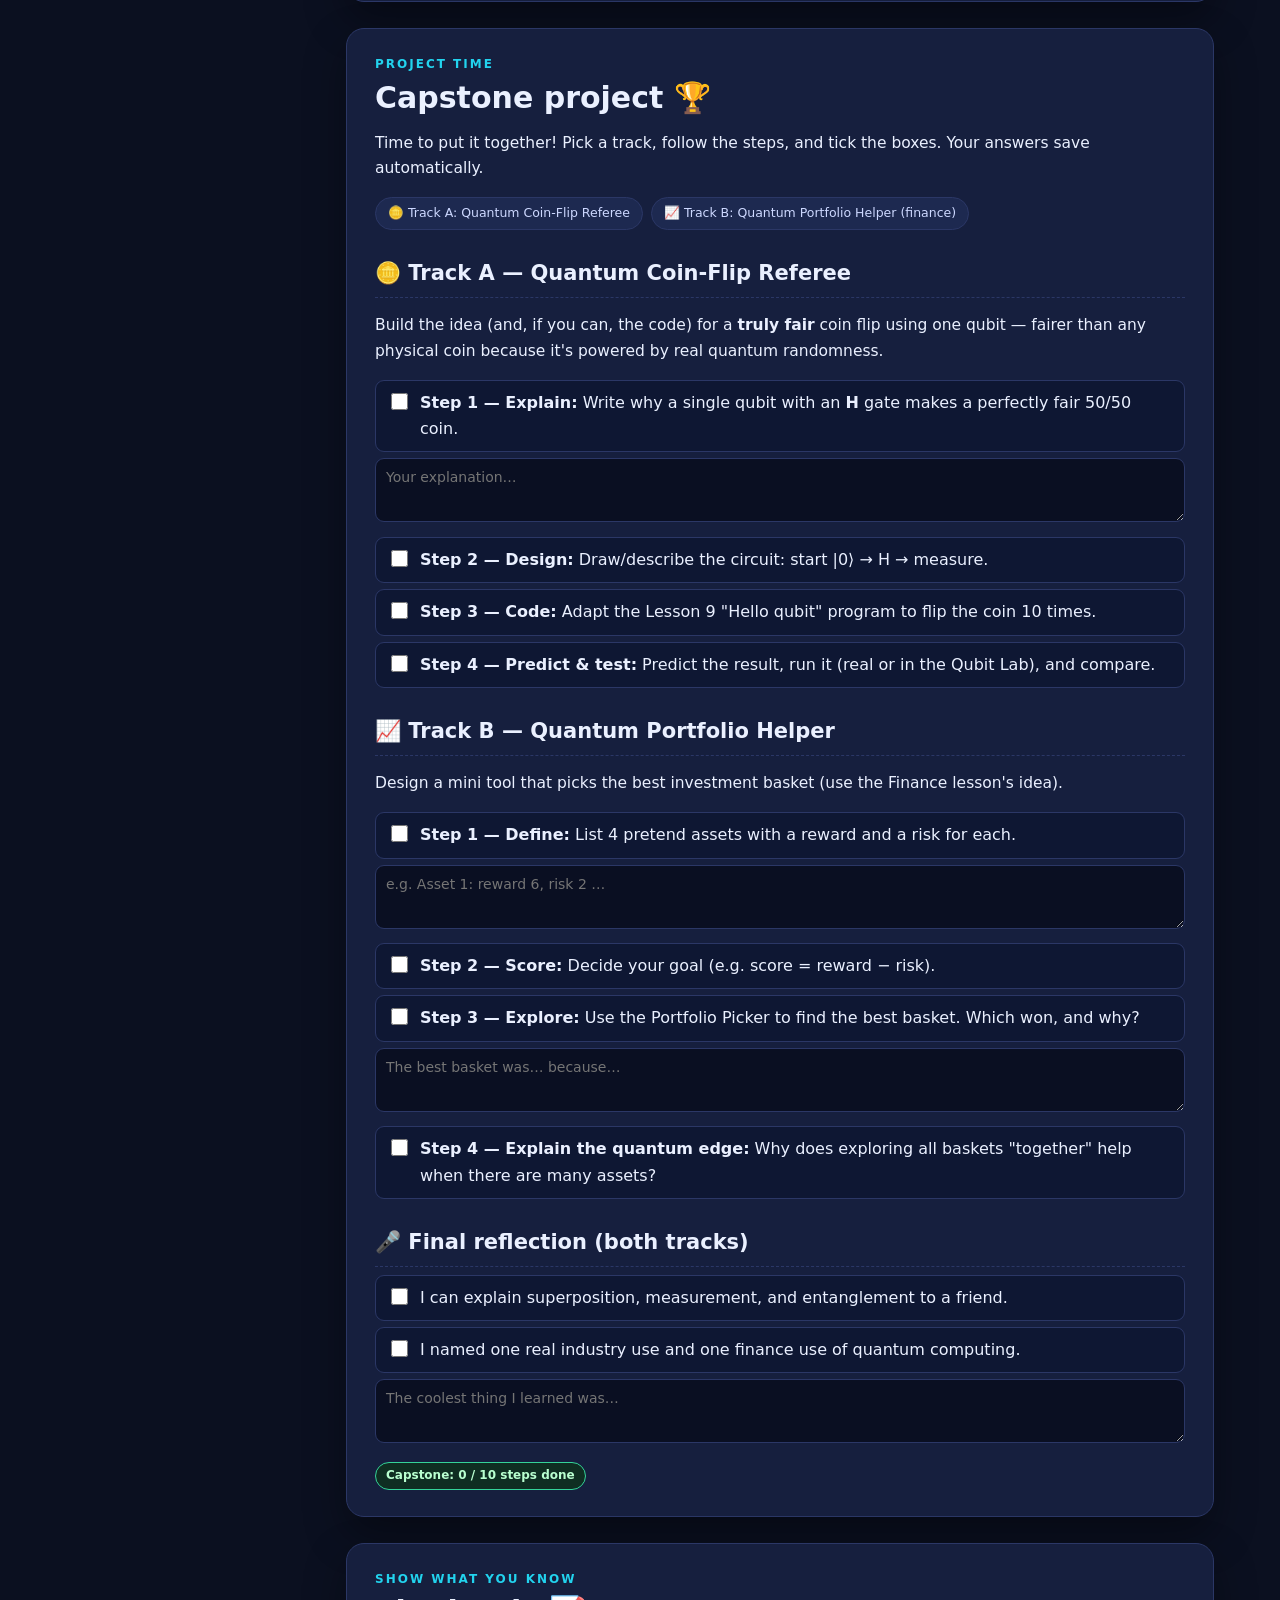
<file: leap/index.html>
<!DOCTYPE html>
<html lang="en">
<head>
<meta charset="utf-8">
<meta name="viewport" content="width=device-width, initial-scale=1">
<title>Quantum Leap — Quantum Computing from Scratch (for Curious Minds)</title>
<style>
  :root{
    --bg:#0b1020; --bg2:#121933; --card:#161f3e; --card2:#1d2950;
    --ink:#eaf0ff; --mut:#9fb0d8; --line:#2b3766;
    --pri:#7c5cff; --pri2:#22d3ee; --ok:#34d399; --bad:#fb7185; --warn:#fbbf24;
    --gold:#ffd23f;
  }
  *{box-sizing:border-box}
  html{scroll-behavior:smooth}
  body{margin:0;font-family:'Trebuchet MS','Segoe UI',system-ui,sans-serif;background:
    radial-gradient(1200px 700px at 80% -10%,#1b2550,transparent),
    radial-gradient(900px 600px at -10% 10%,#15213f,transparent),var(--bg);
    color:var(--ink);line-height:1.65;}
  a{color:var(--pri2)}
  .layout{display:flex;min-height:100vh}

  /* Sidebar */
  .side{width:280px;flex:0 0 280px;background:linear-gradient(180deg,#0e1530,#0b1020);
    border-right:1px solid var(--line);position:sticky;top:0;height:100vh;overflow:auto;padding:18px 14px;}
  .brand{display:flex;gap:10px;align-items:center;margin-bottom:14px}
  .brand .logo{font-size:30px}
  .brand b{font-size:18px;display:block;line-height:1.1}
  .brand small{color:var(--mut);font-size:11px}
  .prog{margin:10px 0 16px}
  .prog .bar{height:10px;border-radius:99px;background:#0a132b;overflow:hidden;border:1px solid var(--line)}
  .prog .fill{height:100%;width:0;background:linear-gradient(90deg,var(--pri),var(--pri2));transition:width .4s}
  .prog .lbl{font-size:11px;color:var(--mut);margin-top:5px}
  nav a{display:flex;gap:8px;align-items:center;padding:7px 10px;border-radius:9px;color:var(--mut);
    text-decoration:none;font-size:13.5px;margin:2px 0}
  nav a:hover{background:var(--card);color:var(--ink)}
  nav a.active{background:linear-gradient(90deg,rgba(124,92,255,.25),transparent);color:#fff;border-left:3px solid var(--pri)}
  nav a .ico{width:20px;text-align:center}
  nav a .chk{margin-left:auto;color:var(--ok);opacity:0;font-size:12px}
  nav a.done .chk{opacity:1}
  .resetbtn{margin-top:12px;width:100%;background:transparent;border:1px solid var(--line);color:var(--mut);
    padding:8px;border-radius:9px;cursor:pointer;font-size:12px}
  .resetbtn:hover{color:var(--bad);border-color:var(--bad)}

  /* Main */
  main{flex:1;max-width:920px;margin:0 auto;padding:30px 26px 90px}
  section{background:var(--card);border:1px solid var(--line);border-radius:18px;padding:26px 28px;margin:0 0 26px;
    box-shadow:0 18px 40px rgba(0,0,0,.35)}
  .eyebrow{font-size:12px;letter-spacing:2px;text-transform:uppercase;color:var(--pri2);font-weight:bold}
  h1{font-size:30px;margin:6px 0 4px;line-height:1.15}
  h2{font-size:21px;margin:26px 0 8px;border-bottom:1px dashed var(--line);padding-bottom:6px}
  h3{font-size:16px;margin:18px 0 6px;color:#cdd8ff}
  .lead{font-size:17px;color:#dbe5ff}
  p,li{font-size:15.5px}
  .hero{background:linear-gradient(120deg,#241a52,#0e2740);border:1px solid var(--line)}
  .pillrow{display:flex;flex-wrap:wrap;gap:8px;margin:10px 0}
  .pill{background:var(--card2);border:1px solid var(--line);border-radius:99px;padding:5px 12px;font-size:12.5px;color:#cdd8ff}

  .box{border-radius:13px;padding:14px 16px;margin:14px 0;border:1px solid var(--line);background:var(--card2)}
  .box .tag{display:inline-block;font-weight:bold;font-size:12px;margin-bottom:4px}
  .analogy{background:linear-gradient(120deg,#1a2a23,#12233a);border-color:#1f7a52}
  .analogy .tag{color:var(--ok)}
  .fact{background:linear-gradient(120deg,#2a2410,#221a33);border-color:#7a5a1f}
  .fact .tag{color:var(--warn)}
  .warnbox,.note{background:linear-gradient(120deg,#2a1620,#1a1233);border-color:#7a2f4a}
  .note .tag{color:var(--bad)}
  .try{background:linear-gradient(120deg,#101a3a,#161033);border:1px solid var(--pri)}
  .try .tag{color:var(--pri2)}

  table.data{width:100%;border-collapse:collapse;margin:10px 0;font-size:14px}
  table.data th,table.data td{border:1px solid var(--line);padding:7px 9px;text-align:left}
  table.data th{background:var(--card2);color:#cdd8ff}

  .btn{background:linear-gradient(90deg,var(--pri),#5b8cff);color:#fff;border:none;border-radius:10px;
    padding:9px 16px;font-weight:bold;cursor:pointer;font-size:14px;box-shadow:0 4px 0 #2d2a6e}
  .btn:active{transform:translateY(2px);box-shadow:0 2px 0 #2d2a6e}
  .btn.alt{background:linear-gradient(90deg,#0e9488,#22d3ee);box-shadow:0 4px 0 #0a5b53}
  .btn.ghost{background:transparent;border:1px solid var(--line);color:var(--ink);box-shadow:none}
  .btn.small{padding:6px 11px;font-size:12.5px}
  .btnrow{display:flex;flex-wrap:wrap;gap:8px;margin:10px 0}

  /* bars */
  .barwrap{margin:8px 0}
  .barwrap .lab{display:flex;justify-content:space-between;font-size:12.5px;color:var(--mut);margin-bottom:3px}
  .bartrack{height:24px;background:#0a132b;border:1px solid var(--line);border-radius:8px;overflow:hidden}
  .barfill{height:100%;width:0;border-radius:7px;transition:width .35s;background:linear-gradient(90deg,var(--pri),var(--pri2))}
  .barfill.zero{background:linear-gradient(90deg,#5b8cff,#22d3ee)}
  .barfill.one{background:linear-gradient(90deg,#fb7185,#fbbf24)}

  /* coin / arrow */
  .coin{width:90px;height:90px;border-radius:50%;margin:6px auto;display:flex;align-items:center;justify-content:center;
    font-size:34px;font-weight:bold;color:#1b1b2b;background:radial-gradient(circle at 35% 30%,#fff6c0,var(--gold));
    border:4px solid #b8860b;box-shadow:0 8px 18px rgba(0,0,0,.4)}

  code,kbd{font-family:'Consolas','SF Mono',monospace}
  pre{background:#0a0f22;border:1px solid var(--line);border-radius:12px;padding:14px;overflow:auto;font-size:13px}
  pre .cm{color:#6b7aa8}    /* comment */
  pre .kw{color:#c792ea}
  pre .st{color:#a5e2a5}
  pre .fn{color:#82aaff}
  .codeout{background:#04210f;border:1px solid #1f7a52;border-radius:10px;padding:10px 12px;font-family:monospace;
    font-size:13px;color:#b9ffd0;white-space:pre-wrap;display:none;margin-top:8px}

  /* quiz */
  .quiz{background:var(--card2);border:1px solid var(--line);border-radius:13px;padding:14px 16px;margin:16px 0}
  .quiz h4{margin:0 0 8px;font-size:15px}
  .quiz .opt{display:block;background:#0e1733;border:1px solid var(--line);border-radius:9px;padding:9px 12px;margin:6px 0;
    cursor:pointer;font-size:14px;transition:.15s}
  .quiz .opt:hover{border-color:var(--pri)}
  .quiz .opt.sel{border-color:var(--pri);background:#151f44}
  .quiz .opt.correct{border-color:var(--ok);background:#0f2e22}
  .quiz .opt.wrong{border-color:var(--bad);background:#2e1320}
  .quiz .fb{margin-top:8px;font-size:13.5px;display:none;border-radius:8px;padding:8px 10px}
  .quiz .fb.show{display:block}
  .quiz .fb.good{background:#0f2e22;color:#b9ffd0}
  .quiz .fb.bad{background:#2e1320;color:#ffc9d4}

  .grid2{display:grid;grid-template-columns:1fr 1fr;gap:14px}
  .grid3{display:grid;grid-template-columns:repeat(3,1fr);gap:14px}
  .ucard{background:var(--card2);border:1px solid var(--line);border-radius:13px;padding:14px}
  .ucard h3{margin-top:0}
  .ucard .big{font-size:26px}

  .check{display:flex;gap:9px;align-items:flex-start;background:#0e1733;border:1px solid var(--line);
    border-radius:9px;padding:9px 11px;margin:6px 0;cursor:pointer}
  .check input{margin-top:3px;width:17px;height:17px;flex:0 0 auto}
  textarea{width:100%;background:#0a0f22;border:1px solid var(--line);border-radius:9px;color:var(--ink);
    padding:10px;font-family:inherit;font-size:14px;min-height:64px}
  input[type=text],input[type=number]{background:#0a0f22;border:1px solid var(--line);border-radius:9px;color:var(--ink);padding:9px 11px;font-size:14px}
  input[type=range]{width:100%}

  .badge{display:inline-block;background:#0f2e22;border:1px solid var(--ok);color:#b9ffd0;border-radius:99px;padding:3px 10px;font-size:12px;font-weight:bold}
  .kbd{background:#0a132b;border:1px solid var(--line);border-radius:5px;padding:1px 7px;font-size:12px}
  .center{text-align:center}
  .muted{color:var(--mut)}
  .topbar{display:none}
  @media(max-width:880px){
    .side{display:none}
    .topbar{display:flex;position:sticky;top:0;z-index:20;background:#0c122a;border-bottom:1px solid var(--line);
      padding:10px 14px;gap:10px;align-items:center}
    .grid2,.grid3{grid-template-columns:1fr}
    main{padding:16px}
  }
</style>
</head>
<body>
<div class="layout">

  <!-- ===================== SIDEBAR ===================== -->
  <aside class="side">
    <div class="brand"><span class="logo">⚛️</span><div><b>Quantum Leap</b><small>Quantum computing, from zero</small></div></div>
    <div class="prog">
      <div class="bar"><div class="fill" id="progFill"></div></div>
      <div class="lbl" id="progLbl">0% complete</div>
    </div>
    <nav id="nav"></nav>
    <button class="resetbtn" id="resetBtn">↺ Reset my progress</button>
    <p class="muted" style="font-size:11px;margin-top:14px">Your progress is saved on this device automatically.</p>
  </aside>

  <main id="main">

  <!-- 0. WELCOME -->
  <section id="welcome" data-nav="Welcome" data-ico="👋" class="hero">
    <div class="eyebrow">Start here</div>
    <h1>Welcome to Quantum Leap ⚛️</h1>
    <p class="lead">You're about to learn one of the strangest, coolest ideas humans ever found — <b>quantum computing</b> — starting from absolute zero, all the way to <b>writing code</b> and seeing how it's used in <b>real industries like finance</b>. No scary math. Promise.</p>
    <div class="box analogy"><span class="tag">🧠 The whole idea in one sentence</span>
      A normal computer thinks in <b>certainties</b> (yes <i>or</i> no). A quantum computer can explore <b>many maybes at once</b> (yes <i>and</i> no together) — and that lets it crack some puzzles in clever new ways.</div>
    <h2>How this course works</h2>
    <ul>
      <li>🎮 Almost every lesson has a <b>toy to play with</b> — click buttons, drag sliders, measure qubits. Touch everything!</li>
      <li>🧩 Short <b>Quick Check</b> quizzes lock in what you learned (just for fun, no grades).</li>
      <li>✅ Passing a Quick Check fills your <b>progress bar</b> and ticks the menu on the left.</li>
      <li>💻 Later you'll read <b>real quantum code</b> and see <b>finance use-cases</b>, then build a <b>capstone project</b>.</li>
      <li>🏅 Finish everything and print your <b>certificate</b>.</li>
    </ul>
    <div class="box fact"><span class="tag">⭐ Do I need to be a maths genius?</span>
      Nope. If you can flip a coin, read a bar chart, and count to eight, you're ready. We sneak the maths in gently, only when it helps.</div>
    <div class="pillrow">
      <span class="pill">🎂 Made for ~11 years old & up</span>
      <span class="pill">⏱️ ~2–3 hours, go at your pace</span>
      <span class="pill">📈 Extra focus on finance</span>
      <span class="pill">🛠️ Capstone project included</span>
    </div>
    <p class="center" style="margin-top:18px"><a class="btn" href="#tiny">Let's go! →</a></p>
  </section>

  <!-- 1. THE TINY WORLD -->
  <section id="tiny" data-nav="The tiny world" data-ico="🔬">
    <div class="eyebrow">Lesson 1</div>
    <h1>The world of the very, very tiny 🔬</h1>
    <p>Everything around you is made of <b>atoms</b> — unimaginably small specks. Zoom in even further and you reach the land of the <b>quantum</b>: electrons, photons (tiny bits of light), and other particles.</p>
    <p>Down there, the rules are <b>weird</b>. Things can be in two states at once, be linked across distance, and behave like waves <i>and</i> like balls. These weird rules aren't a mistake — they're how nature actually works at the smallest scale. Quantum computing is the art of using those weird rules to <b>compute</b>.</p>
    <div class="box analogy"><span class="tag">🌊 Wave or ball?</span>
      Throw a pebble in a pond → <b>ripples (waves)</b> spread and can overlap. Roll a marble → it's a <b>ball</b> at one spot. Tiny quantum things act like <b>both</b>, and that "wave" side is the secret sauce of quantum computers.</div>
    <h2>Why bother? Classical vs quantum</h2>
    <table class="data">
      <tr><th>Normal ("classical") computer</th><th>Quantum computer</th></tr>
      <tr><td>Checks possibilities <b>one after another</b></td><td>Explores <b>many possibilities together</b></td></tr>
      <tr><td>Great for almost everything you do daily</td><td>Great for a <b>few special</b> hard problems</td></tr>
      <tr><td>Made of bits (0 or 1)</td><td>Made of <b>qubits</b> (0, 1, or a blend)</td></tr>
    </table>
    <div class="box note"><span class="tag">❗ Myth-buster</span>
      A quantum computer is <b>not</b> "just a faster laptop." It won't make your games run quicker. It's a <b>different tool</b> — like how a submarine isn't a "faster car." It wins only at certain underwater jobs.</div>
    <div class="quiz" data-quiz="q1"></div>
  </section>

  <!-- 2. BITS vs QUBITS -->
  <section id="bits" data-nav="Bits vs Qubits" data-ico="🪙">
    <div class="eyebrow">Lesson 2</div>
    <h1>Bits vs Qubits — the spinning coin 🪙</h1>
    <p>A normal computer stores info in <b>bits</b>. A bit is like a <b>light switch</b>: it's either <b>OFF (0)</b> or <b>ON (1)</b>. Everything — text, photos, games — is just billions of these 0s and 1s.</p>
    <p>A quantum computer uses <b>qubits</b>. A qubit is like a <b>spinning coin</b>. While it spins, it isn't heads or tails — it's a <b>blend of both</b>. Only when it lands (you look) does it become a definite 0 or 1.</p>
    <div class="grid2">
      <div class="ucard"><h3>🔦 Bit = light switch</h3><p class="big">0 or 1</p><p class="muted">Always one clear answer.</p></div>
      <div class="ucard"><h3>🪙 Qubit = spinning coin</h3><p class="big">0 <i>and</i> 1</p><p class="muted">A blend… until you look.</p></div>
    </div>
    <div class="box fact"><span class="tag">🔢 The power of "together"</span>
      1 qubit ≈ 2 possibilities at once. 2 qubits ≈ 4. 3 qubits ≈ 8. <b>Each extra qubit doubles it.</b> Just 300 perfect qubits could represent more numbers than there are atoms in the whole universe. 🤯</div>
    <div class="quiz" data-quiz="q2"></div>
  </section>

  <!-- 3. SUPERPOSITION + QUBIT LAB -->
  <section id="superposition" data-nav="Superposition" data-ico="🌀">
    <div class="eyebrow">Lesson 3</div>
    <h1>Superposition — being two things at once 🌀</h1>
    <p>"Superposition" is a big word for the <b>spinning-coin blend</b>. A qubit can be <b>mostly 0</b>, <b>mostly 1</b>, or <b>exactly half-half</b> — or anything in between. We describe the blend with <b>probabilities</b> (chances).</p>
    <p>If a qubit is a perfect 50/50 blend and you measure it many times, you'll get 0 about half the time and 1 about half the time — like flipping a fair coin.</p>

    <div class="box try"><span class="tag">🎮 Try it: the Qubit Lab</span>
      Drag the slider to tilt the qubit's blend. Watch the chances change. Then <b>measure</b> — the coin must pick a side!
      <div class="center"><div class="coin" id="labCoin">?</div></div>
      <label class="muted" style="font-size:13px">Tilt the blend (more 0 ⟵⟶ more 1)</label>
      <input type="range" id="labSlider" min="0" max="100" value="50">
      <div class="barwrap"><div class="lab"><span>Chance of <b>0</b></span><span id="labP0">50%</span></div>
        <div class="bartrack"><div class="barfill zero" id="labBar0" style="width:50%"></div></div></div>
      <div class="barwrap"><div class="lab"><span>Chance of <b>1</b></span><span id="labP1">50%</span></div>
        <div class="bartrack"><div class="barfill one" id="labBar1" style="width:50%"></div></div></div>
      <div class="btnrow">
        <button class="btn small" id="labMeasure1">👁️ Measure once</button>
        <button class="btn small alt" id="labMeasure100">🎲 Measure 100 times</button>
        <button class="btn small ghost" id="labReset">↺ Reset</button>
      </div>
      <div id="labResult" class="muted" style="font-size:13.5px;margin-top:6px">Result will appear here…</div>
    </div>
    <div class="box analogy"><span class="tag">🍦 Half-half is real</span>
      Superposition isn't "we don't know yet." The coin really <i>is</i> spinning as both. It's like a <b>swirl ice-cream</b> that's genuinely chocolate <b>and</b> vanilla until you take a bite and taste one flavour.</div>
    <div class="quiz" data-quiz="q3"></div>
  </section>

  <!-- 4. MEASUREMENT -->
  <section id="measurement" data-nav="Measurement" data-ico="👁️">
    <div class="eyebrow">Lesson 4</div>
    <h1>Measurement — why looking changes everything 👁️</h1>
    <p>Here's the twist: the moment you <b>look at</b> (measure) a qubit, the spinning coin <b>lands</b>. The blend "collapses" into a plain 0 or 1, and the superposition is <b>gone</b>.</p>
    <p>You can't peek without disturbing it. That's not bad engineering — it's a deep law of nature. It means a quantum computer has to be <b>clever</b>: it must arrange the qubits so that when you finally look, the answer you want is the one most likely to pop out.</p>
    <div class="box analogy"><span class="tag">🙈 The shy creature</span>
      A qubit is like a shy creature that dances wildly when no one watches, but <b>freezes</b> the instant you turn on the light. To use its dance, you must set things up <i>before</i> you look.</div>
    <div class="box fact"><span class="tag">🎯 The whole game of quantum programming</span>
      Start qubits in a blend → nudge them with "gates" so good answers <b>add up</b> and bad answers <b>cancel out</b> → then measure. We'll see "adding up and cancelling" soon (it's called interference).</div>
    <div class="quiz" data-quiz="q4"></div>
  </section>

  <!-- 5. GATES + PLAYGROUND -->
  <section id="gates" data-nav="Quantum Gates" data-ico="🎛️">
    <div class="eyebrow">Lesson 5</div>
    <h1>Quantum Gates — the buttons that control qubits 🎛️</h1>
    <p>To <b>do</b> anything with qubits, we use <b>gates</b>. Think of gates like <b>LEGO bricks</b> or <b>dance moves</b> that change a qubit's blend. Here are the starter gates:</p>
    <table class="data">
      <tr><th>Gate</th><th>What it does (kid version)</th></tr>
      <tr><td><b>X</b> (NOT)</td><td>🔄 Flip it: a 0 becomes 1, a 1 becomes 0.</td></tr>
      <tr><td><b>H</b> (Hadamard)</td><td>🌀 Make a blend: turns a definite 0 into a perfect 50/50 superposition.</td></tr>
      <tr><td><b>Z</b></td><td>🏷️ Secret sticker: leaves the chances the same but flips a hidden "sign" (super useful for interference).</td></tr>
      <tr><td><b>CNOT</b></td><td>🔗 Two-qubit move: flip the 2nd qubit <i>only if</i> the 1st is 1. (Used to link qubits!)</td></tr>
    </table>
    <div class="box try"><span class="tag">🎮 Try it: Gate Playground (1 qubit)</span>
      Your qubit starts as <b>|0⟩</b> (a definite 0). Press gates and watch the chances. Press <b>H</b> to make a blend; press it <b>again</b> to see the blend vanish (that's interference!). Then measure.
      <div class="center" style="margin:8px 0"><span class="muted">State:</span> <b id="gpKet" style="font-size:20px">|0⟩</b></div>
      <div class="barwrap"><div class="lab"><span>Chance of <b>0</b></span><span id="gpP0">100%</span></div>
        <div class="bartrack"><div class="barfill zero" id="gpBar0" style="width:100%"></div></div></div>
      <div class="barwrap"><div class="lab"><span>Chance of <b>1</b></span><span id="gpP1">0%</span></div>
        <div class="bartrack"><div class="barfill one" id="gpBar1" style="width:0%"></div></div></div>
      <div class="muted" style="font-size:12px">Hidden amplitudes (the secret signs): <span id="gpAmp">0 → +1.00 · |0⟩  +0.00 · |1⟩</span></div>
      <div class="btnrow">
        <button class="btn small" id="gpX">X (flip)</button>
        <button class="btn small" id="gpH">H (blend)</button>
        <button class="btn small" id="gpZ">Z (sign)</button>
        <button class="btn small alt" id="gpMeasure">👁️ Measure</button>
        <button class="btn small ghost" id="gpReset">↺ Reset to |0⟩</button>
      </div>
      <div id="gpLog" class="muted" style="font-size:12.5px;margin-top:6px">Moves: (none yet)</div>
    </div>
    <div class="quiz" data-quiz="q5"></div>
  </section>

  <!-- 6. ENTANGLEMENT -->
  <section id="entanglement" data-nav="Entanglement" data-ico="👻">
    <div class="eyebrow">Lesson 6</div>
    <h1>Entanglement — spooky linked qubits 👻</h1>
    <p>Two qubits can be <b>entangled</b>: their fates become linked, no matter how far apart they are. Measure one and you instantly know about the other — even if it's on the Moon. Einstein called it <i>"spooky action at a distance."</i></p>
    <div class="box analogy"><span class="tag">🧤 The magic gloves</span>
      Imagine a pair of gloves split into two boxes mailed across the world. Open your box → see a <b>left</b> glove → you instantly know the other box has the <b>right</b> one. Entanglement is like that, but the gloves were <b>spinning as both</b> until someone looked.</div>

    <div class="box try"><span class="tag">🎮 Try it: make a Bell pair</span>
      Press <b>Entangle</b> to link two qubits (using H then CNOT). Then <b>Measure both</b> many times. Notice: with entanglement the two results <b>always match</b>. With plain independent coins, they often <b>don't</b>.
      <div class="btnrow">
        <button class="btn small" id="bellMode">Mode: 🔗 Entangled</button>
        <button class="btn small alt" id="bellRun">🎲 Measure both ×100</button>
        <button class="btn small ghost" id="bellReset">↺ Clear</button>
      </div>
      <table class="data" id="bellTable"><tr><th>Outcome</th><th>Times seen (of 100)</th></tr>
        <tr><td>00 (both 0)</td><td id="b00">–</td></tr>
        <tr><td>01</td><td id="b01">–</td></tr>
        <tr><td>10</td><td id="b10">–</td></tr>
        <tr><td>11 (both 1)</td><td id="b11">–</td></tr></table>
      <div id="bellMsg" class="muted" style="font-size:13px"></div>
    </div>
    <div class="box fact"><span class="tag">⚡ Why we care</span>
      Entanglement is the "teamwork" that gives quantum computers their power. Linked qubits can represent and process relationships that separate bits simply can't.</div>
    <div class="quiz" data-quiz="q6"></div>
  </section>

  <!-- 7. CIRCUITS + INTERFERENCE -->
  <section id="circuits" data-nav="Circuits & Interference" data-ico="🧩">
    <div class="eyebrow">Lesson 7</div>
    <h1>Circuits & Interference — snapping it together 🧩</h1>
    <p>A <b>quantum circuit</b> is just a <b>recipe</b>: lines for each qubit (time flows left → right) with gates placed on them, ending in measurement. Reading one is like reading sheet music.</p>
    <div class="center">
      <svg width="430" height="150" viewBox="0 0 430 150" style="max-width:100%">
        <rect width="430" height="150" fill="#0a0f22" rx="10"/>
        <text x="14" y="46" fill="#9fb0d8" font-size="13">q0 |0⟩</text>
        <text x="14" y="106" fill="#9fb0d8" font-size="13">q1 |0⟩</text>
        <line x1="60" y1="42" x2="400" y2="42" stroke="#2b3766" stroke-width="2"/>
        <line x1="60" y1="102" x2="400" y2="102" stroke="#2b3766" stroke-width="2"/>
        <rect x="90" y="24" width="36" height="36" rx="7" fill="#7c5cff"/><text x="100" y="48" fill="#fff" font-size="18">H</text>
        <circle cx="190" cy="42" r="8" fill="#22d3ee"/>
        <line x1="190" y1="42" x2="190" y2="102" stroke="#22d3ee" stroke-width="2"/>
        <circle cx="190" cy="102" r="13" fill="none" stroke="#22d3ee" stroke-width="2"/><line x1="190" y1="92" x2="190" y2="112" stroke="#22d3ee" stroke-width="2"/>
        <text x="120" y="138" fill="#6b7aa8" font-size="11">H makes a blend, then CNOT links them = a Bell pair 🔗</text>
        <rect x="330" y="24" width="36" height="36" rx="7" fill="#34d399"/><text x="340" y="47" fill="#04210f" font-size="16">▥</text>
        <rect x="330" y="84" width="36" height="36" rx="7" fill="#34d399"/><text x="340" y="107" fill="#04210f" font-size="16">▥</text>
      </svg>
    </div>
    <h2>Interference — the real magic ✨</h2>
    <p>Remember the hidden "signs" (amplitudes)? Quantum answers can <b>add up</b> (get bigger) or <b>cancel out</b> (vanish), exactly like two water waves. This is <b>interference</b>, and it's how quantum computers steer toward the right answer.</p>
    <div class="box analogy"><span class="tag">🌊 Noise-cancelling headphones</span>
      Headphones kill noise by adding an <b>opposite</b> wave so they cancel to silence. Quantum algorithms cancel the <b>wrong answers</b> and make the <b>right one</b> louder, so it's the one you measure.</div>
    <div class="box try"><span class="tag">🎮 Mini-demo: double-H</span>
      In the Gate Playground above, press <b>H</b> once (you get 50/50). Press <b>H</b> again — you get back to <b>100% 0</b>! The two "|1⟩ paths" had opposite signs and <b>cancelled</b>. That's interference doing its job. ✨</div>
    <div class="quiz" data-quiz="q7"></div>
  </section>

  <!-- 8. ALGORITHMS + GROVER -->
  <section id="algorithms" data-nav="Famous Algorithms" data-ico="🧠">
    <div class="eyebrow">Lesson 8</div>
    <h1>Famous quantum algorithms 🧠</h1>
    <p>An <b>algorithm</b> is a step-by-step plan. A few quantum algorithms are famous because they beat classical computers at specific tasks:</p>
    <div class="grid2">
      <div class="ucard"><h3>🔎 Grover's search</h3><p>Finding one item in a giant unsorted pile. Classically you might check all N. Grover needs only about <b>√N</b> tries. (1,000,000 items → ~1,000 tries!)</p></div>
      <div class="ucard"><h3>🔐 Shor's factoring</h3><p>Splits huge numbers into their prime parts <b>fast</b>. That matters because today's internet locks rely on factoring being <i>slow</i>. (More in the security lesson.)</p></div>
    </div>
    <div class="box try"><span class="tag">🎮 Try it: Grover's search</span>
      8 boxes, one hides a 🎁. Classically you'd open them one by one. Grover <b>nudges the blend</b> so the right box gets louder each step. Pick the secret box, then press <b>Grover step</b> and watch its bar grow!
      <label class="muted" style="font-size:13px;display:block;margin-top:6px">Secret box (the 🎁 is here):</label>
      <input type="number" id="grMark" min="0" max="7" value="5" style="width:80px">
      <div id="grViz" style="display:flex;gap:6px;align-items:flex-end;height:130px;margin:12px 0"></div>
      <div class="btnrow">
        <button class="btn small" id="grStep">✨ Grover step</button>
        <button class="btn small ghost" id="grReset">↺ Reset (equal blend)</button>
      </div>
      <div id="grMsg" class="muted" style="font-size:13px">Steps taken: 0 — right now every box is equally likely (12.5%).</div>
    </div>
    <div class="quiz" data-quiz="q8"></div>
  </section>

  <!-- 9. CODING -->
  <section id="coding" data-nav="Coding a Qubit" data-ico="💻">
    <div class="eyebrow">Lesson 9</div>
    <h1>Coding a quantum program 💻</h1>
    <p>Real engineers write quantum programs in normal languages like <b>Python</b>, using a free toolkit called <b>Qiskit</b> (by IBM). You can even run them on a <b>real quantum computer</b> over the internet, for free.</p>
    <p>Don't worry about memorising this — just see how <b>readable</b> it is. It's the gates from Lesson 5, written as text.</p>
    <h3>① Hello, qubit (make a blend and measure)</h3>
    <pre><span class="cm"># Make 1 qubit, blend it, and measure it</span>
<span class="kw">from</span> qiskit <span class="kw">import</span> QuantumCircuit, Aer, execute
qc = <span class="fn">QuantumCircuit</span>(1, 1)   <span class="cm"># 1 qubit, 1 result slot</span>
qc.<span class="fn">h</span>(0)                    <span class="cm"># H gate = make a 50/50 blend</span>
qc.<span class="fn">measure</span>(0, 0)            <span class="cm"># look at the qubit</span>
result = <span class="fn">execute</span>(qc, <span class="fn">Aer</span>.<span class="fn">get_backend</span>(<span class="st">'qasm_simulator'</span>), shots=<span class="st">1000</span>).<span class="fn">result</span>()
<span class="fn">print</span>(result.<span class="fn">get_counts</span>())</pre>
    <button class="btn small alt" data-run="outHello">▶ Run (simulated)</button>
    <div class="codeout" id="outHello">{'0': 503, '1': 497}
# ≈ half 0s and half 1s, just like a fair coin! 🪙</div>

    <h3>② Entangle two qubits (a Bell pair)</h3>
    <pre>qc = <span class="fn">QuantumCircuit</span>(2, 2)
qc.<span class="fn">h</span>(0)            <span class="cm"># blend qubit 0</span>
qc.<span class="fn">cx</span>(0, 1)         <span class="cm"># CNOT: link qubit 1 to qubit 0</span>
qc.<span class="fn">measure</span>([0,1],[0,1])</pre>
    <button class="btn small alt" data-run="outBell">▶ Run (simulated)</button>
    <div class="codeout" id="outBell">{'00': 512, '11': 488}
# Only 00 and 11 ever appear — the qubits are entangled! 👻
# You never see 01 or 10.</div>

    <div class="box fact"><span class="tag">🌍 This is real</span>
      With a free IBM Quantum account you can send these exact programs to an actual quantum chip kept colder than outer space, and get your results back in minutes.</div>
    <div class="quiz" data-quiz="q9"></div>
  </section>

  <!-- 10. INDUSTRIES -->
  <section id="industries" data-nav="Across Industries" data-ico="🏭">
    <div class="eyebrow">Lesson 10</div>
    <h1>Quantum across industries 🏭</h1>
    <p>Quantum computers are good at problems with <b>huge numbers of combinations</b> or <b>nature-simulating</b> tasks. Here's where people are using (or racing to use) them:</p>
    <div class="grid2">
      <div class="ucard"><div class="big">💊</div><h3>Medicine & drug discovery</h3><p>Molecules <i>are</i> quantum. Simulating them helps design new medicines and materials faster — fewer years in the lab.</p></div>
      <div class="ucard"><div class="big">🚚</div><h3>Logistics & travel</h3><p>Finding the best delivery routes or packing trucks: zillions of combos. Quantum optimisation hunts for great answers.</p></div>
      <div class="ucard"><div class="big">🔋</div><h3>Energy & materials</h3><p>Better batteries, fertilisers, and superconductors by understanding chemistry at the quantum level.</p></div>
      <div class="ucard"><div class="big">🤖</div><h3>Artificial intelligence</h3><p>Quantum machine learning may spot patterns in data in new ways, helping train smarter models.</p></div>
      <div class="ucard"><div class="big">🔐</div><h3>Cybersecurity</h3><p>Quantum can <i>break</i> some of today's codes (Shor's algorithm) — and also help <i>create</i> unbreakable new ones.</p></div>
      <div class="ucard"><div class="big">🌦️</div><h3>Weather & climate</h3><p>Modelling enormous, interacting systems like the atmosphere to improve forecasts.</p></div>
    </div>
    <div class="box analogy"><span class="tag">🗺️ The common thread</span>
      Most of these are <b>"find the best option among a mountain of choices"</b> or <b>"copy what nature does."</b> Those are exactly the jobs quantum is built for.</div>
    <div class="quiz" data-quiz="q10"></div>
  </section>

  <!-- 11. FINANCE -->
  <section id="finance" data-nav="Quantum in Finance" data-ico="📈">
    <div class="eyebrow">Lesson 11 · Special focus</div>
    <h1>Quantum in finance 📈</h1>
    <p>Finance is full of <b>"too many combinations"</b> problems and <b>predicting uncertain futures</b> — perfect quantum territory. Banks, funds, and insurers are experimenting right now.</p>
    <div class="grid2">
      <div class="ucard"><div class="big">🧺</div><h3>1. Portfolio optimisation</h3><p>A portfolio is a basket of investments. You want <b>high returns</b> but <b>low risk</b>. With many assets there are astronomically many baskets. Quantum optimisation (like <b>QAOA</b>) searches for the best mix.</p></div>
      <div class="ucard"><div class="big">🎲</div><h3>2. Pricing & risk (Monte Carlo)</h3><p>To price complex products, banks simulate thousands of random futures ("Monte Carlo"). <b>Quantum amplitude estimation</b> can reach the same accuracy with far fewer samples.</p></div>
      <div class="ucard"><div class="big">🕵️</div><h3>3. Fraud detection</h3><p>Spotting sneaky fraud patterns in oceans of transactions — a pattern-finding job that quantum machine learning hopes to boost.</p></div>
      <div class="ucard"><div class="big">📉</div><h3>4. Risk analysis</h3><p>Measuring how much a bank could lose on a bad day ("Value at Risk"). Faster, more accurate estimates help keep money safe.</p></div>
    </div>

    <div class="box try"><span class="tag">🎮 Try it: Quantum Portfolio Picker</span>
      You have 4 investments. Each has a <b>reward</b> and a <b>risk</b>. Pick a basket to get the best <b>score = reward − risk</b>. A classical computer checks baskets one by one. A quantum optimiser explores <b>all 16 baskets together</b> and amplifies the best one. Press the button to watch it scan!
      <table class="data" style="margin-top:10px">
        <tr><th>Asset</th><th>Reward</th><th>Risk</th></tr>
        <tr><td>🍎 SafeBank</td><td>3</td><td>1</td></tr>
        <tr><td>🚀 RocketTech</td><td>9</td><td>7</td></tr>
        <tr><td>🏠 HomeFund</td><td>5</td><td>2</td></tr>
        <tr><td>💎 GemCo</td><td>7</td><td>4</td></tr>
      </table>
      <div id="finViz" style="display:flex;flex-wrap:wrap;gap:5px;margin:10px 0"></div>
      <div class="btnrow">
        <button class="btn small alt" id="finRun">⚛️ Run quantum search</button>
        <button class="btn small ghost" id="finReset">↺ Reset</button>
      </div>
      <div id="finBest" class="muted" style="font-size:13.5px"></div>
    </div>
    <div class="box note"><span class="tag">❗ Honest note</span>
      This toy uses tiny numbers so you can see the idea. Real portfolios have hundreds of assets and extra rules — that's where exploring combinations "all at once" could really pay off as quantum hardware grows.</div>
    <div class="quiz" data-quiz="q11"></div>
  </section>

  <!-- 12. LIMITS -->
  <section id="limits" data-nav="Limits & Future" data-ico="🚧">
    <div class="eyebrow">Lesson 12</div>
    <h1>Limits today & the future 🚧</h1>
    <p>Quantum computers are amazing but <b>young and fragile</b>. Being honest about this is part of understanding them.</p>
    <div class="grid2">
      <div class="ucard"><h3>😵 Noise</h3><p>Qubits are super sensitive — a tiny bump of heat or vibration causes <b>errors</b>. They must be kept colder than space.</p></div>
      <div class="ucard"><h3>⏳ Short memory</h3><p>Qubits hold their blend for only a tiny fraction of a second ("decoherence") before it leaks away.</p></div>
      <div class="ucard"><h3>🧮 Error correction</h3><p>We fix errors by spreading 1 good "logical" qubit across many physical qubits — so we need <b>lots</b> of qubits.</p></div>
      <div class="ucard"><h3>🌅 NISQ era</h3><p>Today's machines are "Noisy Intermediate-Scale Quantum." Useful experiments, not yet world-changing power.</p></div>
    </div>
    <div class="box fact"><span class="tag">🔮 The future</span>
      Each year brings more, better qubits and smarter error-correction. The likely future is <b>hybrid</b>: classical + quantum computers working together, each doing what it's best at.</div>
    <div class="quiz" data-quiz="q12"></div>
  </section>

  <!-- 13. CAPSTONE -->
  <section id="capstone" data-nav="Capstone Project" data-ico="🏆">
    <div class="eyebrow">Project time</div>
    <h1>Capstone project 🏆</h1>
    <p>Time to put it together! Pick a track, follow the steps, and tick the boxes. Your answers save automatically.</p>
    <div class="pillrow">
      <span class="pill">🪙 Track A: Quantum Coin-Flip Referee</span>
      <span class="pill">📈 Track B: Quantum Portfolio Helper (finance)</span>
    </div>

    <h2>🪙 Track A — Quantum Coin-Flip Referee</h2>
    <p>Build the idea (and, if you can, the code) for a <b>truly fair</b> coin flip using one qubit — fairer than any physical coin because it's powered by real quantum randomness.</p>
    <label class="check"><input type="checkbox" data-cap="a1"><span><b>Step 1 — Explain:</b> Write why a single qubit with an <b>H</b> gate makes a perfectly fair 50/50 coin.</span></label>
    <textarea data-cap="a1t" placeholder="Your explanation…"></textarea>
    <label class="check"><input type="checkbox" data-cap="a2"><span><b>Step 2 — Design:</b> Draw/describe the circuit: start |0⟩ → H → measure.</span></label>
    <label class="check"><input type="checkbox" data-cap="a3"><span><b>Step 3 — Code:</b> Adapt the Lesson 9 "Hello qubit" program to flip the coin 10 times.</span></label>
    <label class="check"><input type="checkbox" data-cap="a4"><span><b>Step 4 — Predict & test:</b> Predict the result, run it (real or in the Qubit Lab), and compare.</span></label>

    <h2>📈 Track B — Quantum Portfolio Helper</h2>
    <p>Design a mini tool that picks the best investment basket (use the Finance lesson's idea).</p>
    <label class="check"><input type="checkbox" data-cap="b1"><span><b>Step 1 — Define:</b> List 4 pretend assets with a reward and a risk for each.</span></label>
    <textarea data-cap="b1t" placeholder="e.g. Asset 1: reward 6, risk 2 …"></textarea>
    <label class="check"><input type="checkbox" data-cap="b2"><span><b>Step 2 — Score:</b> Decide your goal (e.g. score = reward − risk).</span></label>
    <label class="check"><input type="checkbox" data-cap="b3"><span><b>Step 3 — Explore:</b> Use the Portfolio Picker to find the best basket. Which won, and why?</span></label>
    <textarea data-cap="b3t" placeholder="The best basket was… because…"></textarea>
    <label class="check"><input type="checkbox" data-cap="b4"><span><b>Step 4 — Explain the quantum edge:</b> Why does exploring all baskets "together" help when there are many assets?</span></label>

    <h2>🎤 Final reflection (both tracks)</h2>
    <label class="check"><input type="checkbox" data-cap="r1"><span>I can explain superposition, measurement, and entanglement to a friend.</span></label>
    <label class="check"><input type="checkbox" data-cap="r2"><span>I named one real industry use and one finance use of quantum computing.</span></label>
    <textarea data-cap="rt" placeholder="The coolest thing I learned was…"></textarea>
    <div id="capProg" class="badge" style="margin-top:10px">Capstone: 0 / 12 steps done</div>
  </section>

  <!-- 14. FINAL EXAM -->
  <section id="exam" data-nav="Final Quiz" data-ico="📝">
    <div class="eyebrow">Show what you know</div>
    <h1>Final quiz 📝</h1>
    <p>Ten questions covering the whole journey. Answer them to complete the course!</p>
    <div class="quiz" data-quiz="e1"></div>
    <div class="quiz" data-quiz="e2"></div>
    <div class="quiz" data-quiz="e3"></div>
    <div class="quiz" data-quiz="e4"></div>
    <div class="quiz" data-quiz="e5"></div>
    <div class="quiz" data-quiz="e6"></div>
    <div class="quiz" data-quiz="e7"></div>
    <div class="quiz" data-quiz="e8"></div>
  </section>

  <!-- 15. CERTIFICATE -->
  <section id="certificate" data-nav="Certificate" data-ico="🏅">
    <div class="eyebrow">You did it</div>
    <h1>Your certificate 🏅</h1>
    <p>Type your name, then generate and download your Quantum Leap certificate. (Finishing the lessons + final quiz unlocks the gold star ⭐.)</p>
    <div class="btnrow">
      <input type="text" id="certName" placeholder="Your name" maxlength="28">
      <button class="btn small" id="certGen">🎓 Generate</button>
      <button class="btn small alt" id="certDl">⬇️ Download</button>
    </div>
    <div class="center"><canvas id="certCanvas" width="820" height="560" style="max-width:100%;border:1px solid var(--line);border-radius:12px;margin-top:12px;background:#0a0f22"></canvas></div>
  </section>

  <!-- GLOSSARY -->
  <section id="glossary" data-nav="Glossary" data-ico="📖">
    <div class="eyebrow">Cheat sheet</div>
    <h1>Mini glossary 📖</h1>
    <table class="data">
      <tr><th>Word</th><th>Kid-friendly meaning</th></tr>
      <tr><td><b>Qubit</b></td><td>A quantum bit — a "spinning coin" that can be 0, 1, or a blend.</td></tr>
      <tr><td><b>Superposition</b></td><td>Being a blend of 0 and 1 at the same time.</td></tr>
      <tr><td><b>Measurement</b></td><td>Looking at a qubit, which forces it to pick 0 or 1.</td></tr>
      <tr><td><b>Gate</b></td><td>A move/button that changes a qubit (X, H, Z, CNOT…).</td></tr>
      <tr><td><b>Entanglement</b></td><td>Two qubits linked so their results match up — "spooky."</td></tr>
      <tr><td><b>Interference</b></td><td>Quantum "waves" adding up or cancelling to steer the answer.</td></tr>
      <tr><td><b>Circuit</b></td><td>A recipe of gates on qubit lines, ending in measurement.</td></tr>
      <tr><td><b>Qiskit</b></td><td>A free Python toolkit for writing quantum programs.</td></tr>
      <tr><td><b>QAOA</b></td><td>A quantum method for "find the best combo" problems (great for finance).</td></tr>
      <tr><td><b>NISQ</b></td><td>"Noisy Intermediate-Scale Quantum" — today's small, noisy machines.</td></tr>
    </table>
    <p class="center muted" style="margin-top:14px">Made with curiosity. Keep asking "what if?" 🚀</p>
  </section>

  </main>
</div>

<script>
"use strict";
/* ============================================================
   QUANTUM LEAP — interactive course engine
   - tiny complex-amplitude simulator (1–2 qubits)
   - widgets, quizzes, progress (localStorage), certificate
   ============================================================ */
const $  = (s,r=document)=>r.querySelector(s);
const $$ = (s,r=document)=>Array.from(r.querySelectorAll(s));
const clamp=(v,a,b)=>Math.max(a,Math.min(b,v));
const STORE='quantumLeapProgress';

/* ---------- tiny complex helpers ---------- */
const C=(re,im=0)=>({re,im});
const cadd=(a,b)=>C(a.re+b.re,a.im+b.im);
const csub=(a,b)=>C(a.re-b.re,a.im-b.im);
const cscale=(a,s)=>C(a.re*s,a.im*s);
const cabs2=a=>a.re*a.re+a.im*a.im;
const SQ=Math.SQRT1_2; // 1/√2

/* ---------- 1-qubit gate playground ---------- */
const GP={ a:C(1,0), b:C(0,0), moves:[] };
function gpNorm(){ const n=Math.sqrt(cabs2(GP.a)+cabs2(GP.b))||1; GP.a=cscale(GP.a,1/n); GP.b=cscale(GP.b,1/n); }
function gpRender(){
  const p0=cabs2(GP.a), p1=cabs2(GP.b);
  $('#gpP0').textContent=Math.round(p0*100)+'%';
  $('#gpP1').textContent=Math.round(p1*100)+'%';
  $('#gpBar0').style.width=(p0*100)+'%';
  $('#gpBar1').style.width=(p1*100)+'%';
  const f=x=>(x>=0?'+':'−')+Math.abs(x).toFixed(2);
  $('#gpAmp').textContent=`${f(GP.a.re)} · |0⟩   ${f(GP.b.re)} · |1⟩`;
  // ket label
  let ket='|0⟩';
  if(p0>0.99) ket='|0⟩'; else if(p1>0.99) ket='|1⟩';
  else ket=`${f(GP.a.re)}|0⟩ ${f(GP.b.re)}|1⟩`;
  $('#gpKet').textContent=ket;
  $('#gpLog').textContent='Moves: '+(GP.moves.length?GP.moves.join(' → '):'(none yet)');
}
function gpX(){ const t=GP.a; GP.a=GP.b; GP.b=t; GP.moves.push('X'); gpRender(); }
function gpH(){ const a=GP.a,b=GP.b; GP.a=cscale(cadd(a,b),SQ); GP.b=cscale(csub(a,b),SQ); GP.moves.push('H'); gpRender(); }
function gpZ(){ GP.b=cscale(GP.b,-1); GP.moves.push('Z'); gpRender(); }
function gpMeasure(){
  const p0=cabs2(GP.a);
  const r=Math.random()<p0?0:1;
  if(r===0){ GP.a=C(1,0); GP.b=C(0,0); } else { GP.a=C(0,0); GP.b=C(1,0); }
  GP.moves.push('Measure='+r); gpRender();
  $('#gpLog').textContent=`Measured ${r}! The blend collapsed to |${r}⟩. (Reset to try again.)`;
}
function gpReset(){ GP.a=C(1,0); GP.b=C(0,0); GP.moves=[]; gpRender(); }
function initGate(){
  if(!$('#gpH')) return;
  $('#gpX').onclick=gpX; $('#gpH').onclick=gpH; $('#gpZ').onclick=gpZ;
  $('#gpMeasure').onclick=gpMeasure; $('#gpReset').onclick=gpReset; gpRender();
}

/* ---------- Qubit Lab (superposition + shots) ---------- */
function initLab(){
  const sl=$('#labSlider'); if(!sl) return;
  function p1(){ return +sl.value/100; }
  function render(){
    const a=Math.round((1-p1())*100), b=100-a;
    $('#labP0').textContent=a+'%'; $('#labP1').textContent=b+'%';
    $('#labBar0').style.width=a+'%'; $('#labBar1').style.width=b+'%';
    $('#labCoin').textContent = a>65?'0' : b>65?'1' : '◑';
  }
  sl.oninput=()=>{ render(); $('#labResult').textContent='Result will appear here…'; };
  $('#labMeasure1').onclick=()=>{
    const r=Math.random()<(1-p1())?0:1;
    $('#labCoin').textContent=r; $('#labResult').textContent=`👁️ You measured: ${r}`;
  };
  $('#labMeasure100').onclick=()=>{
    let z=0; for(let i=0;i<100;i++) if(Math.random()<(1-p1())) z++;
    $('#labResult').textContent=`🎲 Out of 100 measures: ${z}× "0" and ${100-z}× "1".`;
  };
  $('#labReset').onclick=()=>{ sl.value=50; render(); $('#labResult').textContent='Result will appear here…'; };
  render();
}

/* ---------- Bell / entanglement demo ---------- */
function initBell(){
  const btn=$('#bellRun'); if(!btn) return;
  let entangled=true;
  $('#bellMode').onclick=()=>{ entangled=!entangled;
    $('#bellMode').textContent = 'Mode: '+(entangled?'🔗 Entangled':'🪙 Two coins'); clearTbl(); };
  function clearTbl(){ ['b00','b01','b10','b11'].forEach(id=>$('#'+id).textContent='–'); $('#bellMsg').textContent=''; }
  $('#bellReset').onclick=clearTbl;
  btn.onclick=()=>{
    const c={'00':0,'01':0,'10':0,'11':0};
    for(let i=0;i<100;i++){
      let q0,q1;
      if(entangled){ q0=Math.random()<0.5?0:1; q1=q0; }       // perfectly correlated
      else { q0=Math.random()<0.5?0:1; q1=Math.random()<0.5?0:1; } // independent
      c[''+q0+q1]++;
    }
    $('#b00').textContent=c['00']; $('#b01').textContent=c['01'];
    $('#b10').textContent=c['10']; $('#b11').textContent=c['11'];
    $('#bellMsg').textContent = entangled
      ? '🔗 See? Only 00 and 11 — the qubits always agree. That\'s entanglement!'
      : '🪙 Independent coins give all four outcomes — no link at all.';
  };
}

/* ---------- Grover demo (faithful, real amplitudes) ---------- */
function initGrover(){
  const viz=$('#grViz'); if(!viz) return;
  const N=8; let amp=new Array(N).fill(1/Math.sqrt(N)); let steps=0;
  function mark(){ return clamp(parseInt($('#grMark').value||'0',10),0,N-1); }
  function draw(){
    viz.innerHTML='';
    const m=mark();
    for(let i=0;i<N;i++){
      const p=amp[i]*amp[i];
      const col=document.createElement('div');
      col.style.cssText='flex:1;display:flex;flex-direction:column;justify-content:flex-end;align-items:center;gap:4px';
      const bar=document.createElement('div');
      bar.style.cssText=`width:100%;height:${Math.max(2,p*100)}%;border-radius:6px 6px 0 0;background:${i===m?'linear-gradient(180deg,#34d399,#22d3ee)':'linear-gradient(180deg,#7c5cff,#5b8cff)'}`;
      const lab=document.createElement('div'); lab.style.cssText='font-size:11px;color:#9fb0d8';
      lab.textContent=(i===m?'🎁':'')+i;
      const pct=document.createElement('div'); pct.style.cssText='font-size:10px;color:#cdd8ff';
      pct.textContent=Math.round(p*100)+'%';
      col.append(pct,bar,lab); viz.append(col);
    }
  }
  function step(){
    const m=mark();
    amp[m]=-amp[m];                                  // oracle: flip sign of the gift box
    const mean=amp.reduce((s,v)=>s+v,0)/N;           // inversion about the mean
    amp=amp.map(v=>2*mean-v);
    steps++;
    const p=Math.round(amp[m]*amp[m]*100);
    $('#grMsg').textContent=`Steps taken: ${steps} — the 🎁 box is now ${p}% likely. (For 8 boxes, ~2 steps is best!)`;
    draw();
  }
  function reset(){ amp=new Array(N).fill(1/Math.sqrt(N)); steps=0;
    $('#grMsg').textContent='Steps taken: 0 — right now every box is equally likely (12.5%).'; draw(); }
  $('#grStep').onclick=step; $('#grReset').onclick=reset; $('#grMark').onchange=reset; reset();
}

/* ---------- Finance portfolio picker ---------- */
function initFinance(){
  const viz=$('#finViz'); if(!viz) return;
  const assets=[{n:'🍎',r:3,k:1},{n:'🚀',r:9,k:7},{n:'🏠',r:5,k:2},{n:'💎',r:7,k:4}];
  const combos=[];
  for(let m=0;m<16;m++){
    let r=0,k=0,names=[];
    for(let i=0;i<4;i++) if(m&(1<<i)){ r+=assets[i].r; k+=assets[i].k; names.push(assets[i].n); }
    combos.push({m,score:r-k,r,k,names:names.join('')||'(empty)'});
  }
  let best=combos.reduce((a,b)=>b.score>a.score?b:a);
  function draw(active=-1,reveal=false){
    viz.innerHTML='';
    combos.forEach(c=>{
      const d=document.createElement('div');
      const isBest=reveal&&c.m===best.m;
      d.style.cssText=`min-width:64px;text-align:center;padding:7px 6px;border-radius:9px;font-size:12px;border:1px solid ${isBest?'#34d399':'#2b3766'};
        background:${c.m===active?'#2a2450':isBest?'#0f2e22':'#0e1733'};transition:.08s`;
      d.innerHTML=`<div style="font-size:15px">${c.names}</div><div style="color:#9fb0d8">score ${c.score}</div>`;
      viz.append(d);
    });
  }
  $('#finReset').onclick=()=>{ draw(); $('#finBest').textContent=''; };
  $('#finRun').onclick=()=>{
    $('#finBest').textContent='⚛️ Exploring all 16 baskets at once…';
    let i=0;
    const tick=setInterval(()=>{
      draw(i,false); i++;
      if(i>=16){ clearInterval(tick); draw(-1,true);
        $('#finBest').textContent=`🏆 Best basket: ${best.names} → reward ${best.r} − risk ${best.k} = score ${best.score}. Quantum search amplifies this winner.`; }
    },70);
  };
  draw();
}

/* ---------- simulated code "run" buttons ---------- */
function initRunButtons(){
  $$('[data-run]').forEach(b=>{ b.onclick=()=>{ const o=$('#'+b.dataset.run); if(o) o.style.display='block'; }; });
}

/* ============================================================
   QUIZZES
   ============================================================ */
const QUIZZES={
  q1:{q:'A quantum computer is best described as…',
    o:['A faster version of your laptop','A different kind of tool, good at a few special hard problems','A computer that never makes mistakes','A robot'],
    a:1,e:'Right! It\'s a special tool — like a submarine vs a car — not just a faster everyday computer.'},
  q2:{q:'How many possibilities can 3 qubits represent at once?',
    o:['3','6','8','1'],a:2,e:'Yes! Each qubit doubles it: 2 → 4 → 8.'},
  q3:{q:'A qubit in a perfect 50/50 superposition, measured many times, gives…',
    o:['Always 0','Always 1','About half 0s and half 1s','Always the number 50'],a:2,e:'Correct — like flipping a fair coin lots of times.'},
  q4:{q:'What happens when you measure a qubit?',
    o:['Nothing changes','It speeds up','Its blend collapses to a definite 0 or 1','It becomes two qubits'],a:2,e:'Exactly — looking forces it to pick, and the superposition is gone.'},
  q5:{q:'Which gate turns a definite |0⟩ into a 50/50 blend?',
    o:['X','H (Hadamard)','Z','CNOT'],a:1,e:'Yes! H = make a blend.'},
  q6:{q:'Two entangled qubits (a Bell pair) are measured. You see them…',
    o:['Always disagree','Always agree (00 or 11)','Show random unrelated answers','Disappear'],a:1,e:'Correct — their results are linked, so only 00 or 11 appear.'},
  q7:{q:'Interference is most like…',
    o:['A traffic jam','Noise-cancelling headphones adding an opposite wave','A magnet','Wi-Fi'],a:1,e:'Right — waves adding up or cancelling, used to boost the right answer.'},
  q8:{q:'Grover\'s search finds an item among N in about…',
    o:['N tries','N×N tries','√N tries','1 try always'],a:2,e:'Yes — roughly square-root of N, a big speed-up for large N.'},
  q9:{q:'In Qiskit, qc.h(0) does what?',
    o:['Deletes qubit 0','Applies an H (blend) gate to qubit 0','Prints "hello"','Measures qubit 0'],a:1,e:'Correct — h(0) puts qubit 0 into superposition.'},
  q10:{q:'Which is a classic "good fit" for quantum computers?',
    o:['Sending an email','Finding the best option among a mountain of combinations','Playing a video','Charging a phone'],a:1,e:'Yes — huge-combination and nature-simulating problems.'},
  q11:{q:'In finance, "portfolio optimisation" means…',
    o:['Deleting your bank account','Choosing the best mix of investments (high reward, low risk)','Counting coins','Drawing graphs'],a:1,e:'Correct — picking the best basket among countless options.'},
  q12:{q:'Why must today\'s qubits be kept extremely cold and isolated?',
    o:['They like winter','Tiny disturbances cause errors (noise)','To save electricity','So they look cool'],a:1,e:'Right — qubits are fragile; heat and vibration cause errors.'},
  /* final exam */
  e1:{q:'A bit is to a light switch as a qubit is to a…',o:['Brick','Spinning coin','Pencil','Cloud'],a:1,e:'Spinning coin = blend of 0 and 1.'},
  e2:{q:'Superposition means a qubit can be…',o:['Broken','0 and 1 at the same time','Only 1','A whole number'],a:1,e:'Both at once — until measured.'},
  e3:{q:'Measuring a superposed qubit…',o:['Keeps the blend','Collapses it to 0 or 1','Doubles it','Cools it down'],a:1,e:'It collapses to a definite value.'},
  e4:{q:'CNOT is used to…',o:['Blend one qubit','Link two qubits (entangle)','Measure','Reset'],a:1,e:'CNOT helps create entanglement.'},
  e5:{q:'Pressing H twice on |0⟩ gives…',o:['|1⟩','Still |0⟩ (interference cancels |1⟩)','50/50 forever','An error'],a:1,e:'The two |1⟩ paths cancel — back to |0⟩.'},
  e6:{q:'Shor\'s algorithm is famous for…',o:['Drawing pictures','Quickly factoring big numbers (affects security)','Cooling qubits','Playing music'],a:1,e:'Fast factoring threatens some current encryption.'},
  e7:{q:'A finance use of quantum is…',o:['Toasting bread','Monte-Carlo pricing / risk with fewer samples','Posting selfies','Sorting emails'],a:1,e:'Amplitude estimation speeds up Monte-Carlo.'},
  e8:{q:'"NISQ" describes today\'s quantum computers as…',o:['Perfect and huge','Noisy and intermediate-scale','Made of wood','Already in phones'],a:1,e:'Noisy Intermediate-Scale Quantum — small and error-prone, for now.'}
};

let progress=loadProgress();
function loadProgress(){ try{ return JSON.parse(localStorage.getItem(STORE))||{quiz:{},cap:{}}; }catch(e){ return {quiz:{},cap:{}}; } }
function saveProgress(){ try{ localStorage.setItem(STORE,JSON.stringify(progress)); }catch(e){} }

function renderQuiz(host){
  const id=host.dataset.quiz, def=QUIZZES[id]; if(!def) return;
  host.innerHTML='';
  const h=document.createElement('h4'); h.textContent='🧩 '+def.q; host.append(h);
  const fb=document.createElement('div'); fb.className='fb';
  const opts=[];
  def.o.forEach((txt,i)=>{
    const o=document.createElement('div'); o.className='opt'; o.textContent=txt;
    o.onclick=()=>{
      if(host.dataset.locked) return;
      opts.forEach(x=>x.classList.remove('sel')); o.classList.add('sel');
      const ok=i===def.a;
      opts.forEach((x,j)=>{ if(j===def.a)x.classList.add('correct'); if(j===i&&!ok)x.classList.add('wrong'); });
      fb.className='fb show '+(ok?'good':'bad');
      fb.textContent=(ok?'✅ Correct! ':'❌ Not quite. ')+def.e;
      if(ok){ host.dataset.locked='1'; progress.quiz[id]=true; saveProgress(); updateProgress(); }
    };
    opts.push(o); host.append(o);
  });
  host.append(fb);
  if(progress.quiz[id]){ // restore answered state
    opts[def.a].classList.add('correct'); host.dataset.locked='1';
    fb.className='fb show good'; fb.textContent='✅ Already nailed this one! '+def.e;
  }
}

/* ============================================================
   NAV + PROGRESS
   ============================================================ */
const SECTIONS=$$('section');
function buildNav(){
  const nav=$('#nav'); if(!nav) return;
  SECTIONS.forEach(s=>{
    const a=document.createElement('a'); a.href='#'+s.id; a.dataset.for=s.id;
    a.innerHTML=`<span class="ico">${s.dataset.ico||'•'}</span><span>${s.dataset.nav||s.id}</span><span class="chk">✓</span>`;
    nav.append(a);
  });
}
function totalQuizzes(){ return Object.keys(QUIZZES).length; }
function doneQuizzes(){ return Object.keys(progress.quiz).filter(k=>progress.quiz[k]).length; }
function updateProgress(){
  const pct=Math.round(100*doneQuizzes()/totalQuizzes());
  $('#progFill').style.width=pct+'%';
  $('#progLbl').textContent=pct+'% complete';
  // mark nav sections whose quizzes are all done
  SECTIONS.forEach(s=>{
    const quizzes=$$('.quiz',s).map(q=>q.dataset.quiz).filter(Boolean);
    const link=$(`#nav a[data-for="${s.id}"]`); if(!link) return;
    if(quizzes.length && quizzes.every(q=>progress.quiz[q])) link.classList.add('done');
    else if(quizzes.length) link.classList.remove('done');
  });
  updateCapstone();
}
function activeNavOnScroll(){
  const obs=new IntersectionObserver(es=>{
    es.forEach(e=>{ if(e.isIntersecting){
      $$('#nav a').forEach(a=>a.classList.remove('active'));
      const l=$(`#nav a[data-for="${e.target.id}"]`); if(l) l.classList.add('active');
    }});
  },{rootMargin:'-45% 0px -50% 0px'});
  SECTIONS.forEach(s=>obs.observe(s));
}

/* ---------- capstone checkboxes / textareas ---------- */
function initCapstone(){
  $$('[data-cap]').forEach(el=>{
    const key=el.dataset.cap;
    if(el.type==='checkbox'){
      el.checked=!!progress.cap[key];
      el.onchange=()=>{ progress.cap[key]=el.checked; saveProgress(); updateCapstone(); };
    } else { // textarea
      el.value=progress.cap[key]||'';
      el.oninput=()=>{ progress.cap[key]=el.value; saveProgress(); };
    }
  });
}
function updateCapstone(){
  const boxes=$$('[data-cap][type=checkbox]');
  const done=boxes.filter(b=>b.checked).length;
  const lbl=$('#capProg'); if(lbl) lbl.textContent=`Capstone: ${done} / ${boxes.length} steps done`+(done===boxes.length&&boxes.length?' 🎉':'');
}

/* ---------- certificate ---------- */
function drawCert(name){
  const cv=$('#certCanvas'); if(!cv) return; const x=cv.getContext('2d');
  const W=cv.width,H=cv.height;
  const g=x.createLinearGradient(0,0,W,H); g.addColorStop(0,'#161f3e'); g.addColorStop(1,'#0e2740');
  x.fillStyle=g; x.fillRect(0,0,W,H);
  x.strokeStyle='#7c5cff'; x.lineWidth=6; x.strokeRect(20,20,W-40,H-40);
  x.strokeStyle='#22d3ee'; x.lineWidth=2; x.strokeRect(32,32,W-64,H-64);
  x.textAlign='center';
  x.fillStyle='#22d3ee'; x.font='bold 20px Trebuchet MS'; x.fillText('⚛  QUANTUM LEAP  ⚛',W/2,90);
  x.fillStyle='#9fb0d8'; x.font='15px Trebuchet MS'; x.fillText('Certificate of Completion',W/2,124);
  x.fillStyle='#eaf0ff'; x.font='16px Trebuchet MS'; x.fillText('This certifies that',W/2,196);
  x.fillStyle='#ffd23f'; x.font='bold 40px Trebuchet MS'; x.fillText(name||'A Curious Mind',W/2,250);
  x.fillStyle='#eaf0ff'; x.font='15px Trebuchet MS';
  x.fillText('has completed the Quantum Computing course —',W/2,300);
  x.fillText('from qubits and superposition to coding, industry &',W/2,324);
  x.fillText('finance use-cases, and a capstone project.',W/2,348);
  const pct=Math.round(100*doneQuizzes()/totalQuizzes());
  const star = pct===100 ? '⭐ Gold — all quizzes passed! ⭐' : `Progress: ${pct}% of quizzes`;
  x.fillStyle= pct===100?'#ffd23f':'#9fb0d8'; x.font='bold 16px Trebuchet MS'; x.fillText(star,W/2,404);
  x.fillStyle='#7c5cff'; x.font='bold 60px Trebuchet MS'; x.fillText('🏅',W/2,470);
  x.fillStyle='#6b7aa8'; x.font='12px Trebuchet MS';
  x.fillText('Quantum Leap · interactive quantum computing course',W/2,520);
}
function initCert(){
  if(!$('#certGen')) return;
  $('#certGen').onclick=()=>drawCert($('#certName').value.trim());
  $('#certDl').onclick=()=>{
    drawCert($('#certName').value.trim());
    const a=document.createElement('a'); a.download='quantum-leap-certificate.png';
    a.href=$('#certCanvas').toDataURL('image/png'); a.click();
  };
  drawCert('');
}

/* ---------- reset ---------- */
function initReset(){
  $('#resetBtn').onclick=()=>{
    if(confirm('Erase all your progress and answers?')){
      progress={quiz:{},cap:{}}; saveProgress(); location.reload();
    }
  };
}

/* ============================================================ BOOT */
window.addEventListener('DOMContentLoaded',()=>{
  buildNav();
  $$('.quiz').forEach(renderQuiz);
  initLab(); initGate(); initBell(); initGrover(); initFinance();
  initRunButtons(); initCapstone(); initCert(); initReset();
  activeNavOnScroll(); updateProgress();
});
</script>
</body>
</html>
</file>
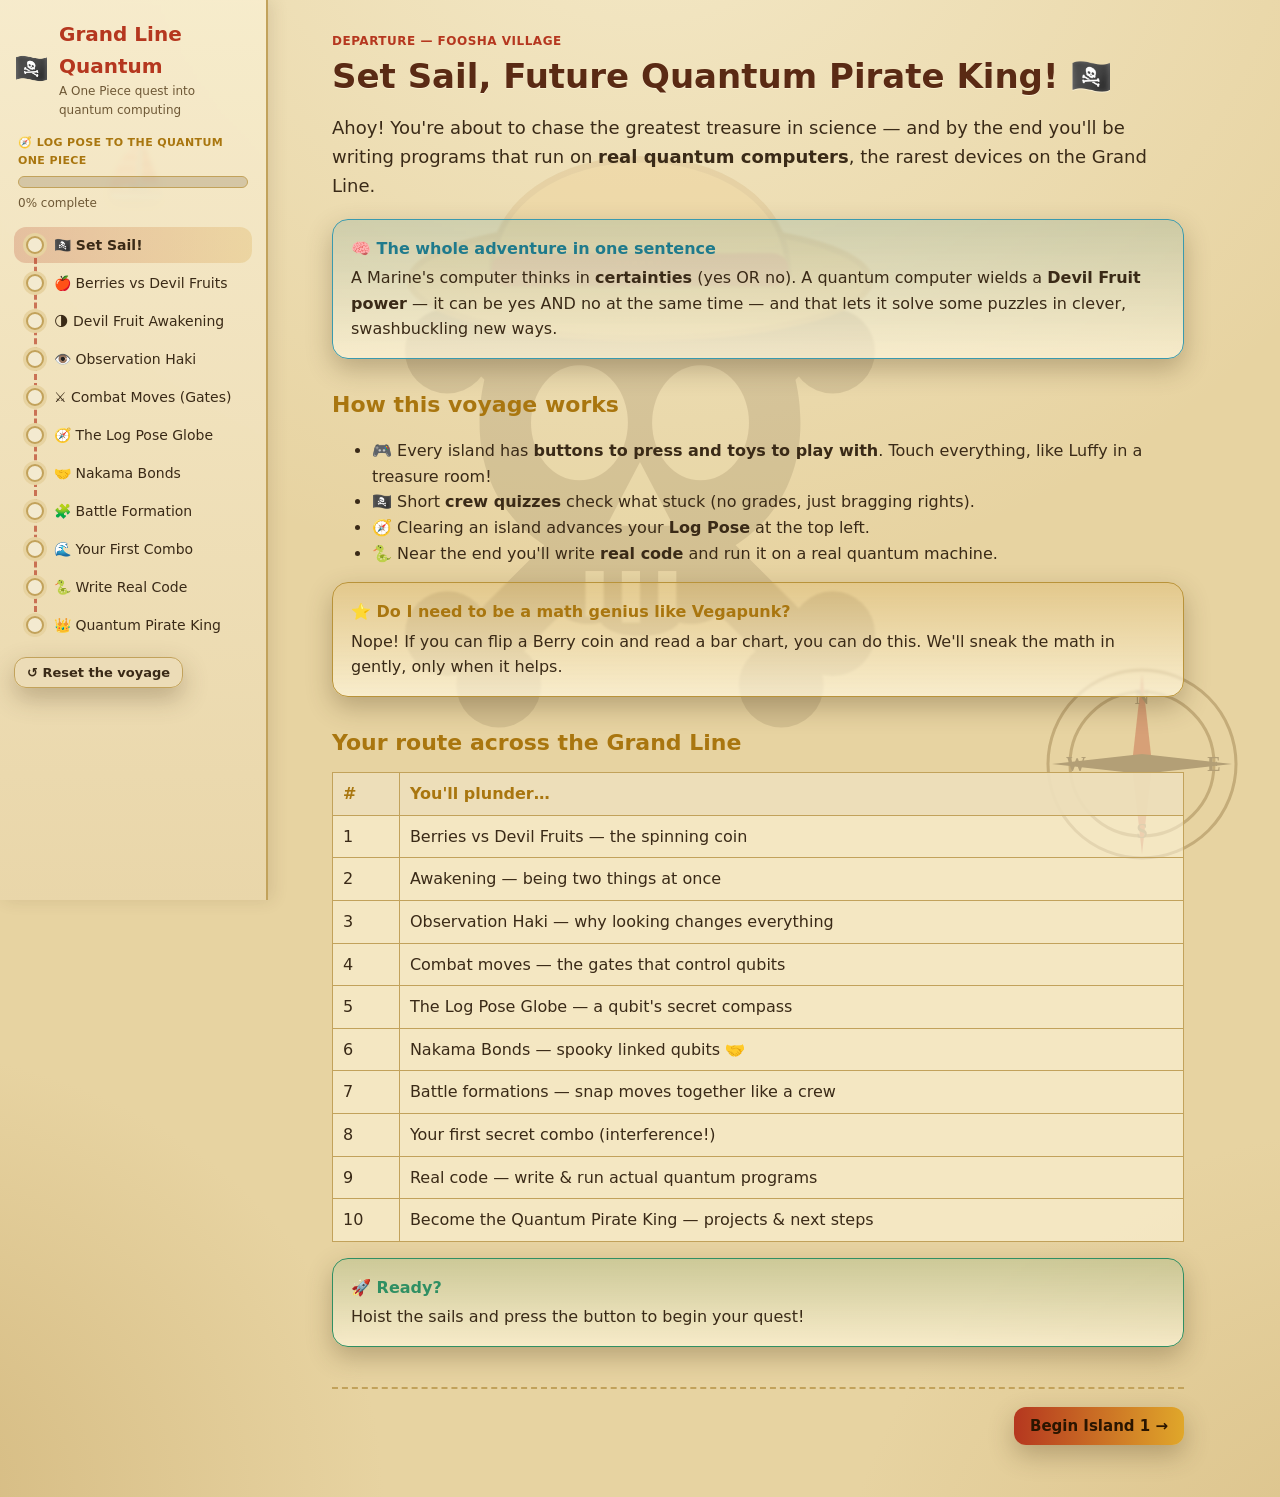
<file: onepiece/index.html>
<!DOCTYPE html>
<html lang="en">
<head>
<meta charset="utf-8">
<meta name="viewport" content="width=device-width, initial-scale=1">
<title>Grand Line Quantum — A One Piece Quest into Quantum Computing 🏴‍☠️</title>
<link rel="stylesheet" href="css/style.css">
</head>
<body>

<!-- ============ ONE PIECE BACKDROP (treasure map, behind every page) ============ -->
<div class="sea" aria-hidden="true">
  <div class="map-emblem"></div>
  <div class="compass"></div>
  <div class="ship">⛵</div>
</div>

<div class="app">

  <!-- ============ SIDEBAR ============ -->
  <aside class="sidebar">
    <div class="brand"><span class="logo">🏴‍☠️</span><div>Grand Line Quantum<small>A One Piece quest into quantum computing</small></div></div>
    <div class="progress-wrap">
      <div class="progress-label-top">🧭 Log Pose to the Quantum One Piece</div>
      <div class="progress-bar"><div class="progress-fill" id="progressFill"></div></div>
      <div class="progress-label" id="progressLabel">0% complete</div>
    </div>
    <ul class="nav" id="nav"></ul>
    <div class="btnrow" style="margin-top:14px">
      <button class="btn ghost small" id="resetBtn">↺ Reset the voyage</button>
    </div>
  </aside>

  <!-- ============ MAIN ============ -->
  <main class="main" id="main">

    <!-- ===== Island 0: Welcome ===== -->
    <section class="lesson" data-title="Set Sail!" data-icon="🏴‍☠️">
      <div class="eyebrow">Departure — Foosha Village</div>
      <h1>Set Sail, Future Quantum Pirate King! 🏴‍☠️</h1>
      <p class="lead">Ahoy! You're about to chase the greatest treasure in science — and by the end you'll be writing programs that run on <b>real quantum computers</b>, the rarest devices on the Grand Line.</p>

      <div class="box analogy"><span class="tag">🧠 The whole adventure in one sentence</span>
      A Marine's computer thinks in <b>certainties</b> (yes OR no). A quantum computer wields a <b>Devil Fruit power</b> — it can be yes AND no at the same time — and that lets it solve some puzzles in clever, swashbuckling new ways.</div>

      <h2>How this voyage works</h2>
      <ul>
        <li>🎮 Every island has <b>buttons to press and toys to play with</b>. Touch everything, like Luffy in a treasure room!</li>
        <li>🏴‍☠️ Short <b>crew quizzes</b> check what stuck (no grades, just bragging rights).</li>
        <li>🧭 Clearing an island advances your <b>Log Pose</b> at the top left.</li>
        <li>🐍 Near the end you'll write <b>real code</b> and run it on a real quantum machine.</li>
      </ul>

      <div class="box fact"><span class="tag">⭐ Do I need to be a math genius like Vegapunk?</span>
      Nope! If you can flip a Berry coin and read a bar chart, you can do this. We'll sneak the math in gently, only when it helps.</div>

      <h2>Your route across the Grand Line</h2>
      <table class="data">
        <tr><th>#</th><th>You'll plunder…</th></tr>
        <tr><td>1</td><td>Berries vs Devil Fruits — the spinning coin</td></tr>
        <tr><td>2</td><td>Awakening — being two things at once</td></tr>
        <tr><td>3</td><td>Observation Haki — why looking changes everything</td></tr>
        <tr><td>4</td><td>Combat moves — the gates that control qubits</td></tr>
        <tr><td>5</td><td>The Log Pose Globe — a qubit's secret compass</td></tr>
        <tr><td>6</td><td>Nakama Bonds — spooky linked qubits 🤝</td></tr>
        <tr><td>7</td><td>Battle formations — snap moves together like a crew</td></tr>
        <tr><td>8</td><td>Your first secret combo (interference!)</td></tr>
        <tr><td>9</td><td>Real code — write &amp; run actual quantum programs</td></tr>
        <tr><td>10</td><td>Become the Quantum Pirate King — projects &amp; next steps</td></tr>
      </table>

      <div class="box try"><span class="tag">🚀 Ready?</span>Hoist the sails and press the button to begin your quest!</div>
      <div class="lesson-nav"><span></span><button class="btn nextBtn">Begin Island 1 →</button></div>
    </section>

    <!-- ===== Island 1: Bits vs Qubits ===== -->
    <section class="lesson" data-title="Berries vs Devil Fruits" data-icon="🍎">
      <div class="eyebrow">Island 1</div>
      <h1>Berries vs Devil Fruits 🍎</h1>
      <p class="lead">Everything a Marine battleship does is built from tiny switches called <b>bits</b>. Quantum pirates use something wilder: <b>qubits</b> — like eating a Devil Fruit.</p>

      <h2>A bit = a Den Den Mushi signal</h2>
      <p>A normal <b>bit</b> is like a snail-phone lamp. It's either <b>OFF (we call it 0)</b> or <b>ON (we call it 1)</b>. Never both. Press the button:</p>
      <div class="widget" id="w-bit"></div>

      <h2>A qubit = a spinning Berry coin</h2>
      <div class="box analogy"><span class="tag">🪙 The spinning Berry</span>
      Flip a Berry coin and let it spin on the deck. While it's spinning, is it heads or tails? It's… <b>kind of both</b>! Only when you slam your hand on it does it pick one. A <b>qubit</b> is like that spinning Berry — a mix of 0 and 1, choosing only when you <b>look</b> (measure) it.</div>

      <p>Spin the quantum Berry, then measure it. Try it a few times — what do you notice?</p>
      <div class="widget" id="w-coin"></div>

      <div class="box fact"><span class="tag">💡 Why is this useful?</span>
      One spinning Berry isn't magic. But gather a whole crew of qubits and they can explore tons of possibilities at once — that's the superpower we'll sail toward.</div>

      <div class="quiz" data-quiz="1"></div>
      <div class="lesson-nav"><button class="btn ghost prevBtn">← Back</button><button class="btn nextBtn">Next: Awakening →</button></div>
    </section>

    <!-- ===== Island 2: Superposition ===== -->
    <section class="lesson" data-title="Devil Fruit Awakening" data-icon="🌗">
      <div class="eyebrow">Island 2</div>
      <h1>Awakening = Superposition 🌗</h1>
      <p class="lead">"Superposition" is the fancy word for the spinning Berry — being a mix of 0 and 1 at the same time, like a Devil Fruit power half-awakened.</p>

      <div class="box analogy"><span class="tag">🌗 The dimmer haki</span>
      Think of a dimmer switch instead of on/off. A qubit can be 100% "0", 100% "1", or anywhere between — like 70% leaning toward 0 and 30% toward 1. Those percentages are its <b>probabilities</b>.</div>

      <p>Drag the slider to choose how the qubit "leans". The bars show your chance of getting 0 or 1 if you measured it.</p>
      <div class="widget" id="w-super"></div>

      <div class="box fact"><span class="tag">🎲 It really is random</span>
      Here's the spooky part: even if you knew <i>everything</i> about the qubit, you still can't predict a single measurement. You only know the odds. The Grand Line genuinely rolls dice!</div>

      <div class="box try"><span class="tag">🔬 Experiment</span>
      Set the slider to 50/50 and press "Measure 100 times". Did you get exactly 50 and 50? Probably not! Random things wobble around the average. Try it a few times.</div>

      <div class="quiz" data-quiz="2"></div>
      <div class="lesson-nav"><button class="btn ghost prevBtn">← Back</button><button class="btn nextBtn">Next: Observation Haki →</button></div>
    </section>

    <!-- ===== Island 3: Measurement ===== -->
    <section class="lesson" data-title="Observation Haki" data-icon="👁️">
      <div class="eyebrow">Island 3</div>
      <h1>Measurement = Observation Haki 👁️</h1>
      <p class="lead">In the quantum world, <b>looking changes things</b> — just like Kenbunshoku Haki snaps a blurry future into one path. This rule trips everyone up, so let's <i>see</i> it happen.</p>

      <div class="box analogy"><span class="tag">👁️ The slamming hand</span>
      Remember the spinning Berry? The moment you slam your hand down, the spin <b>stops</b> and you get heads or tails. Quantum pirates call that "the wavefunction collapses". After you measure a qubit, it's locked on the answer you got — the superposition is gone.</div>

      <p>This qubit is in a perfect 50/50 superposition. Press <b>Measure</b> and watch: the bars jump to 100% on whatever you got, and they <b>stay there</b>. To get the mix back, press <b>Reset</b>.</p>
      <div class="widget" id="w-measure"></div>

      <div class="box warn"><span class="tag">⚠️ Big consequence</span>
      You can't peek at a qubit "a little bit". Every measurement forces a full decision and erases the maybe. That's why quantum pirates are clever <i>before</i> they measure.</div>

      <div class="quiz" data-quiz="3"></div>
      <div class="lesson-nav"><button class="btn ghost prevBtn">← Back</button><button class="btn nextBtn">Next: Combat Moves →</button></div>
    </section>

    <!-- ===== Island 4: Gates ===== -->
    <section class="lesson" data-title="Combat Moves (Gates)" data-icon="⚔️">
      <div class="eyebrow">Island 4</div>
      <h1>Quantum Gates = Combat Moves ⚔️</h1>
      <p class="lead">Gates are the <b>techniques</b> you unleash to change a qubit. They're how you actually "program" a quantum computer — your crew's special moves.</p>

      <h2>Meet three moves</h2>
      <table class="data">
        <tr><th>Gate</th><th>Nickname</th><th>What it does</th></tr>
        <tr><td><b>X</b></td><td>Gomu Gomu Flip 🔄</td><td>Turns 0 into 1 and 1 into 0 (like NOT).</td></tr>
        <tr><td><b>H</b></td><td>The Mixer 🌀</td><td>Turns a plain 0 into a perfect 50/50 spinning Berry.</td></tr>
        <tr><td><b>Z</b></td><td>The Twister ↩️</td><td>Secretly twists the qubit's "phase" (matters in Island 8).</td></tr>
      </table>

      <p>Press moves and watch the probability bars react. Try <b>H</b> (makes a mix), then <b>measure</b>. Or press <b>X</b> to flip, then <b>H</b>… experiment!</p>
      <div class="widget" id="w-gates"></div>

      <div class="box fact"><span class="tag">🤯 Try this!</span>
      Press <b>H</b> once → 50/50. Now press <b>H</b> <i>again</i> → it snaps back to 100% "0"! Two mixers cancel out. That "un-mixing" is <b>interference</b>, the real secret sauce of quantum computing (Island 8).</div>

      <div class="quiz" data-quiz="4"></div>
      <div class="lesson-nav"><button class="btn ghost prevBtn">← Back</button><button class="btn nextBtn">Next: Log Pose Globe →</button></div>
    </section>

    <!-- ===== Island 5: Bloch Sphere ===== -->
    <section class="lesson" data-title="The Log Pose Globe" data-icon="🧭">
      <div class="eyebrow">Island 5</div>
      <h1>The Bloch Sphere = Your Log Pose Globe 🧭</h1>
      <p class="lead">Scholars draw a qubit as an <b>arrow inside a globe</b> — a Log Pose pointing somewhere on a secret world map. It makes the combat moves finally make sense.</p>

      <div class="box analogy"><span class="tag">🧭 The globe</span>
      Imagine a globe. The <b>North Pole</b> means "definitely 0". The <b>South Pole</b> means "definitely 1". Any spot around the <b>equator</b> is a 50/50 mix. The qubit is an arrow pointing somewhere on this globe — gates just <b>rotate the needle</b>.</div>

      <p>Press moves and watch the needle swing around the globe. North = 0, South = 1, equator = mix.</p>
      <div class="widget" id="w-bloch"></div>

      <div class="box fact"><span class="tag">🧭 Now the moves make sense</span>
      <b>X</b> rotates the needle to point the opposite way (0↔1). <b>H</b> swings it to the equator (a mix). <b>Z</b> spins it <i>around</i> the pole — which doesn't change your chances of 0 or 1, but changes the hidden "phase". Phase is invisible until two paths meet and interfere!</div>

      <div class="quiz" data-quiz="5"></div>
      <div class="lesson-nav"><button class="btn ghost prevBtn">← Back</button><button class="btn nextBtn">Next: Nakama Bonds →</button></div>
    </section>

    <!-- ===== Island 6: Entanglement ===== -->
    <section class="lesson" data-title="Nakama Bonds" data-icon="🤝">
      <div class="eyebrow">Island 6</div>
      <h1>Entanglement = Nakama Bonds 🤝</h1>
      <p class="lead">Einstein called this "spooky action at a distance" — and it's the wildest idea in all of physics. Pirates call it the unbreakable bond between nakama.</p>

      <div class="box analogy"><span class="tag">🧦 Bonded Vivre Cards</span>
      Imagine two Vivre Cards torn from the same paper. You sail one to a far island. When you check yours and it leans <b>left</b>, you instantly know the far one leans <b>right</b> — even though neither "decided" until you looked! Entangled qubits are linked like that: measuring one instantly tells you about the other.</div>

      <p>Below are two entangled qubits in a "Bell pair". Each measurement is random — but the two qubits <b>always match</b>. Press Measure a bunch and watch the magic.</p>
      <div class="widget" id="w-bell"></div>

      <div class="box warn"><span class="tag">🚫 No faster-than-light Den Den Mushi</span>
      It feels like instant messaging across the sea — but you can't actually send a signal this way, because each result is random. You only notice the bond when you bring both results back and compare. (Still incredibly useful for quantum pirating!)</div>

      <div class="quiz" data-quiz="6"></div>
      <div class="lesson-nav"><button class="btn ghost prevBtn">← Back</button><button class="btn nextBtn">Next: Battle Formation →</button></div>
    </section>

    <!-- ===== Island 7: Circuits ===== -->
    <section class="lesson" data-title="Battle Formation" data-icon="🧩">
      <div class="eyebrow">Island 7</div>
      <h1>Build a Circuit = Plan a Battle Formation 🧩</h1>
      <p class="lead">A quantum program is just a <b>circuit</b>: qubits sail along wires (left → right) and you drop combat moves on them like positioning your crew.</p>

      <div class="box analogy"><span class="tag">🎼 Like a battle plan</span>
      Read it left to right, like a Straw Hat strategy. Each qubit is a crewmate's lane. Each gate is a move they perform at a certain moment.</div>

      <p><b>How to use the builder:</b> click a cell to cycle moves: empty → <b>H</b> → <b>X</b> → <b>Z</b> → <b>•</b> (CNOT control) → empty. Put a <b>•</b> on the top wire and the builder links it to the bottom wire to make a CNOT. Press <b>▶ Run</b> to simulate the battle!</p>
      <div class="widget circuit" id="w-circuit"></div>

      <div class="box try"><span class="tag">🏆 Challenge: forge a Nakama Bond</span>
      Column 1: put <b>H</b> on qubit 0. Column 2: put a <b>•</b> (CNOT control) on qubit 0. Run it — you should see only <b>00</b> and <b>11</b>, never 01 or 10. You just entangled two crewmates yourself! 🎉</div>

      <div class="quiz" data-quiz="7"></div>
      <div class="lesson-nav"><button class="btn ghost prevBtn">← Back</button><button class="btn nextBtn">Next: Your First Combo →</button></div>
    </section>

    <!-- ===== Island 8: Interference ===== -->
    <section class="lesson" data-title="Your First Combo" data-icon="🌊">
      <div class="eyebrow">Island 8</div>
      <h1>Your First Secret Combo: Interference 🌊</h1>
      <p class="lead">Here's where quantum pirating stops being random luck and starts being <b>cunning</b>. The trick is called <b>interference</b> — like ocean currents that cancel or pile up.</p>

      <div class="box analogy"><span class="tag">🌊 Waves cancelling</span>
      Drop two stones in the sea. Where the ripples meet, sometimes they pile into a big wave, and sometimes they <b>cancel out</b> to flat water. Qubits are like waves too. A quantum algorithm is built so the <b>wrong answers cancel out</b> and the <b>right answer piles up</b> — so when you finally measure, you almost always get the treasure you want.</div>

      <h2>The "guaranteed Berry" demo</h2>
      <p>Watch two H gates in a row. A normal Berry flipped twice is still random. But a <b>quantum</b> Berry H-ed twice comes back to <b>0 every single time</b> — because the "1" paths cancel and the "0" paths pile up. Press Run many times: it's <b>always 0</b>.</p>
      <div class="widget" id="w-interference"></div>

      <div class="box fact"><span class="tag">🧠 Why this is a big deal</span>
      Legendary algorithms use this exact idea:
      <ul>
        <li><b>Grover's search</b> 🔍 — finds a needle in a haystack much faster by making the needle's wave grow.</li>
        <li><b>Shor's algorithm</b> 🔐 — could crack certain codes by using interference to find hidden patterns in numbers.</li>
      </ul>
      No heavy math needed yet — just know the secret: "make the right answer loud, make wrong answers quiet."</div>

      <div class="quiz" data-quiz="8"></div>
      <div class="lesson-nav"><button class="btn ghost prevBtn">← Back</button><button class="btn nextBtn">Next: Write Real Code →</button></div>
    </section>

    <!-- ===== Island 9: Implementation ===== -->
    <section class="lesson" data-title="Write Real Code" data-icon="🐍">
      <div class="eyebrow">Island 9</div>
      <h1>Write Real Pirate Code 🐍</h1>
      <p class="lead">Time to leave the toys behind and program a <b>real</b> quantum computer using Python and a free tool called <b>Qiskit</b> (made by IBM) — your ship's log of real spells.</p>

      <div class="box fact"><span class="tag">🎁 It's free</span>
      IBM lets anyone run real quantum programs on their actual quantum computers over the internet, for free. You write code on your ship (laptop), press run, and a real fridge-sized quantum machine does the work!</div>

      <h2>Step 1 — Install the tools (one time)</h2>
      <p>Open a terminal and run these. (Ask a crewmate if you've never installed Python before — or ask me, Claude, to do it for you!)</p>
      <pre><code># 1) Install Python from python.org if you don't have it.
# 2) Then install Qiskit:
pip install qiskit qiskit-aer qiskit-ibm-runtime</code></pre>

      <h2>Step 2 — Your first real quantum program</h2>
      <p>There are 4 ready-to-run programs in the <code>python/</code> folder of this course. Here's the simplest one:</p>
      <pre><code>from qiskit import QuantumCircuit
from qiskit_aer import AerSimulator

# Make a circuit with 1 qubit and 1 "measuring slot"
qc = QuantumCircuit(1, 1)
qc.h(0)          # H gate = the Mixer (spinning Berry!)
qc.measure(0, 0) # look at the qubit

# Run it 1000 times on a pretend quantum computer
result = AerSimulator().run(qc, shots=1000).result()
print(result.get_counts())   # roughly {'0': 500, '1': 500}</code></pre>

      <div class="box try"><span class="tag">▶ Run the files</span>
      In your terminal, go to the course folder and run:
      <pre><code>cd quantum-course/python
python 01_hello_qubit.py
python 02_bell_state.py
python 03_interference.py</code></pre>
      Each file has friendly comments explaining every line. Read <code>python/README.md</code> first!</div>

      <h2>Step 3 — Run on a REAL quantum computer</h2>
      <p>The file <code>04_run_on_real_quantum_computer.py</code> shows how to connect to IBM's real machines. Make a free account at <a href="https://quantum.ibm.com" target="_blank" rel="noopener">quantum.ibm.com</a>, copy your secret token, and your program runs on real hardware. 🤯</p>

      <div class="box warn"><span class="tag">🙋 Want me to set it all up?</span>
      Just tell me "<b>install Python and Qiskit for me</b>" and I'll do the whole setup on your PC and run your first quantum program with you.</div>

      <div class="quiz" data-quiz="9"></div>
      <div class="lesson-nav"><button class="btn ghost prevBtn">← Back</button><button class="btn nextBtn">Final: Become Pirate King →</button></div>
    </section>

    <!-- ===== Island 10: Build your own ===== -->
    <section class="lesson" data-title="Quantum Pirate King" data-icon="👑">
      <div class="eyebrow">Island 10 — The Finale (Raftel)</div>
      <h1>Become the Quantum Pirate King 👑</h1>
      <p class="lead">You made it to Raftel! You now understand qubits, superposition, measurement, gates, entanglement, circuits, and interference — and you can write real quantum code. Here's how to go from rookie to <b>legend</b>.</p>

      <h2>🎯 Bounty ladder (easy → epic)</h2>
      <table class="data">
        <tr><th>Bounty</th><th>Build this</th></tr>
        <tr><td>🟢 Rookie</td><td>A <b>quantum Berry flipper</b> that's truly random (1 qubit + H + measure).</td></tr>
        <tr><td>🟢 Rookie</td><td>A <b>quantum dice</b> (use 3 qubits to roll 1–8).</td></tr>
        <tr><td>🟡 Supernova</td><td>A <b>"mind-reading" Nakama-Bond demo</b> with 2 qubits (Bell pair) to amaze your crew.</td></tr>
        <tr><td>🟡 Supernova</td><td>Code <b>Grover's search</b> for 2 qubits to find a "secret" treasure.</td></tr>
        <tr><td>🔴 Yonko</td><td>A <b>quantum random password generator</b> that runs on real IBM hardware.</td></tr>
        <tr><td>🔴 Yonko</td><td>Teach the basics to a friend using <i>this</i> course — teaching is the best way to master it!</td></tr>
      </table>

      <h2>🗺️ Where to sail next</h2>
      <ul>
        <li><b>IBM Quantum Learning</b> — free official lessons &amp; challenges: <a href="https://learning.quantum.ibm.com" target="_blank" rel="noopener">learning.quantum.ibm.com</a></li>
        <li><b>Qiskit Textbook</b> — friendly deep-dives with code.</li>
        <li><b>Quantum Katas</b> (Microsoft) — bite-size coding puzzles.</li>
        <li>Keep playing with the <b>circuit builder</b> in Island 7 — invent your own battle formations!</li>
      </ul>

      <h2>🧰 The "build your own crew" roadmap</h2>
      <ol>
        <li><b>Software (start here):</b> write algorithms in Qiskit, run on simulators, then real cloud hardware. This is where 99% of quantum builders sail — including pros.</li>
        <li><b>Bigger fleets:</b> combine gates into reusable pieces, add error-checking, and tackle real treasure (chemistry, optimization, encryption).</li>
        <li><b>Hardware (the far New World):</b> real quantum computers use super-cold atoms, ions, or superconductors and need university labs. But every hardware engineer started exactly where you are now — understanding qubits.</li>
      </ol>

      <div class="box fact"><span class="tag">🎓 Bounty Poster of Awesomeness</span>
      <span id="certLine">Clear all islands to unlock your bounty poster!</span></div>

      <div class="box try"><span class="tag">💬 Your move</span>
      Tell me which project you want to build first and I'll code it <b>with</b> you, step by step. You're not just learning quantum computing anymore — you're <i>plundering</i> it. 🚀</div>

      <div class="lesson-nav"><button class="btn ghost prevBtn">← Back</button><button class="btn" id="finishBtn">🏴‍☠️ Claim the One Piece</button></div>
    </section>

  </main>
</div>

<script src="js/quantum.js"></script>
<script src="js/app.js"></script>
</body>
</html>
</file>
<file: css/style.css>
/* ===== Quantum Quest — kid-friendly "space lab" theme ===== */
:root{
  --bg:#0b1026; --bg2:#121a3a; --panel:#161f44; --panel2:#1d2a5e;
  --ink:#eaf0ff; --muted:#9fb0e0; --line:#2c3a72;
  --p1:#7c5cff; --p2:#ff6ec7; --good:#3ddc97; --bad:#ff5d73;
  --gold:#ffd45e; --cyan:#5ce1e6;
  --radius:18px; --shadow:0 10px 30px rgba(0,0,0,.35);
  --font:'Trebuchet MS','Segoe UI',system-ui,sans-serif;
}
*{box-sizing:border-box}
html,body{margin:0;padding:0}
body{
  font-family:var(--font); color:var(--ink); line-height:1.6;
  background:
    radial-gradient(1200px 600px at 80% -10%, #2a2160 0%, transparent 60%),
    radial-gradient(900px 500px at -10% 20%, #15324f 0%, transparent 55%),
    var(--bg);
  min-height:100vh;
}
/* twinkly star dots */
body::before{
  content:""; position:fixed; inset:0; pointer-events:none; z-index:0; opacity:.5;
  background-image:
    radial-gradient(1.5px 1.5px at 20% 30%, #fff, transparent),
    radial-gradient(1.5px 1.5px at 70% 60%, #fff, transparent),
    radial-gradient(1px 1px at 40% 80%, #cfe, transparent),
    radial-gradient(1px 1px at 90% 20%, #fff, transparent),
    radial-gradient(1.5px 1.5px at 50% 10%, #fff, transparent);
}
.app{position:relative; z-index:1; display:grid; grid-template-columns:260px 1fr; min-height:100vh}

/* ---------- Sidebar ---------- */
.sidebar{
  background:linear-gradient(180deg,var(--bg2),var(--bg)); border-right:1px solid var(--line);
  padding:18px 14px; position:sticky; top:0; height:100vh; overflow:auto;
}
.brand{display:flex; align-items:center; gap:10px; font-weight:bold; font-size:20px; margin-bottom:4px}
.brand .logo{font-size:26px}
.brand small{display:block; color:var(--muted); font-size:12px; font-weight:normal}
.progress-wrap{margin:14px 4px}
.progress-bar{height:10px; background:var(--panel); border-radius:99px; overflow:hidden; border:1px solid var(--line)}
.progress-fill{height:100%; width:0%; background:linear-gradient(90deg,var(--p1),var(--p2)); transition:width .4s}
.progress-label{font-size:12px; color:var(--muted); margin-top:6px}
.nav{list-style:none; margin:10px 0 0; padding:0}
.nav li{margin:2px 0}
.nav button{
  width:100%; text-align:left; background:transparent; border:0; color:var(--ink);
  padding:9px 12px; border-radius:12px; cursor:pointer; font-size:14px; font-family:var(--font);
  display:flex; align-items:center; gap:10px; transition:.15s;
}
.nav button:hover{background:var(--panel)}
.nav button.active{background:linear-gradient(90deg,rgba(124,92,255,.35),rgba(255,110,199,.18)); font-weight:bold}
.nav .dot{width:18px; height:18px; border-radius:50%; border:2px solid var(--line); flex:0 0 auto; font-size:11px; display:grid; place-items:center}
.nav .dot.done{background:var(--good); border-color:var(--good); color:#08231a}

/* ---------- Main ---------- */
.main{padding:32px clamp(18px,5vw,72px); max-width:980px}
.lesson{display:none; animation:pop .35s ease}
.lesson.active{display:block}
@keyframes pop{from{opacity:0; transform:translateY(12px)}to{opacity:1; transform:none}}
.eyebrow{color:var(--gold); font-weight:bold; letter-spacing:.5px; text-transform:uppercase; font-size:12px}
h1{font-size:34px; margin:6px 0 4px; line-height:1.15}
h2{font-size:22px; margin:28px 0 8px; color:var(--cyan)}
h3{font-size:18px; margin:18px 0 6px}
p{color:#dce4ff}
a{color:var(--cyan)}
.lead{font-size:18px; color:#e9eeff}

/* fun callout boxes */
.box{border-radius:var(--radius); padding:16px 18px; margin:16px 0; border:1px solid var(--line); background:var(--panel)}
.box.analogy{border-color:#5b48c9; background:linear-gradient(180deg,rgba(124,92,255,.18),rgba(124,92,255,.05))}
.box.try{border-color:#1f7a5a; background:linear-gradient(180deg,rgba(61,220,151,.14),rgba(61,220,151,.04))}
.box.fact{border-color:#b9933a; background:linear-gradient(180deg,rgba(255,212,94,.14),rgba(255,212,94,.04))}
.box.warn{border-color:#a23b4c; background:linear-gradient(180deg,rgba(255,93,115,.14),rgba(255,93,115,.04))}
.box .tag{font-weight:bold; display:block; margin-bottom:4px}
.box.analogy .tag{color:#c3b4ff}
.box.try .tag{color:var(--good)}
.box.fact .tag{color:var(--gold)}
.box.warn .tag{color:var(--bad)}

/* buttons */
.btn{
  background:linear-gradient(90deg,var(--p1),var(--p2)); color:#fff; border:0; cursor:pointer;
  padding:10px 16px; border-radius:12px; font-weight:bold; font-family:var(--font); font-size:15px;
  box-shadow:var(--shadow); transition:transform .08s;
}
.btn:active{transform:translateY(2px)}
.btn.ghost{background:var(--panel2); border:1px solid var(--line)}
.btn.gate{min-width:54px; font-size:18px; padding:10px 12px}
.btn.small{padding:7px 12px; font-size:13px}
.btnrow{display:flex; flex-wrap:wrap; gap:10px; align-items:center; margin:12px 0}

/* widgets */
.widget{background:var(--panel); border:1px solid var(--line); border-radius:var(--radius); padding:18px; margin:18px 0; box-shadow:var(--shadow)}
.widget h4{margin:0 0 10px; color:var(--cyan); font-size:16px}
.coin{font-size:64px; display:inline-block; transition:transform .1s}
.spin{animation:spin .5s linear infinite}
@keyframes spin{to{transform:rotateY(360deg)}}
.readout{font-family:'Consolas',monospace; background:#0a0f24; border:1px solid var(--line); border-radius:10px; padding:10px 12px; color:#cfe; white-space:pre-wrap; overflow:auto}

/* probability bars */
.bars{display:flex; flex-direction:column; gap:8px; margin-top:10px}
.bar-row{display:flex; align-items:center; gap:10px}
.bar-label{font-family:monospace; width:54px; color:var(--muted)}
.bar-track{flex:1; background:#0a0f24; border-radius:8px; height:22px; overflow:hidden; border:1px solid var(--line)}
.bar-fill{height:100%; width:0%; background:linear-gradient(90deg,var(--cyan),var(--p1)); transition:width .4s; display:flex; align-items:center; justify-content:flex-end; padding-right:6px; font-size:12px; color:#04121a; font-weight:bold}
.bar-pct{width:54px; text-align:right; font-family:monospace; color:var(--ink)}

/* histogram */
.hist{display:flex; align-items:flex-end; gap:14px; height:160px; padding:10px; background:#0a0f24; border-radius:12px; border:1px solid var(--line)}
.hist .col{flex:1; display:flex; flex-direction:column; align-items:center; justify-content:flex-end; height:100%}
.hist .stick{width:70%; background:linear-gradient(180deg,var(--p2),var(--p1)); border-radius:8px 8px 0 0; transition:height .3s; min-height:2px}
.hist .cap{margin-top:6px; font-family:monospace; color:var(--muted); font-size:13px; text-align:center; line-height:1.35; white-space:pre}

/* circuit builder */
.circuit{overflow:auto}
.grid{border-collapse:separate; border-spacing:6px}
.grid td{width:54px; height:54px; text-align:center; vertical-align:middle}
.wirelabel{color:var(--cyan); font-family:monospace; font-weight:bold; width:60px}
.cell{width:54px; height:54px; border-radius:12px; background:#0a0f24; border:1px dashed var(--line); cursor:pointer; display:grid; place-items:center; font-size:20px; font-weight:bold; transition:.12s; user-select:none}
.cell:hover{border-color:var(--p1)}
.cell.filled{border-style:solid}
.cell.H{background:rgba(92,225,230,.22); border-color:var(--cyan)}
.cell.X{background:rgba(255,110,199,.22); border-color:var(--p2)}
.cell.Z{background:rgba(255,212,94,.22); border-color:var(--gold)}
.cell.C{background:rgba(124,92,255,.28); border-color:var(--p1)}

/* sphere */
canvas{background:#0a0f24; border-radius:14px; border:1px solid var(--line); max-width:100%}

/* quiz */
.quiz .q{font-weight:bold; margin:10px 0}
.opt{display:block; width:100%; text-align:left; margin:6px 0; padding:11px 14px; border-radius:12px;
  background:var(--panel2); border:1px solid var(--line); color:var(--ink); cursor:pointer; font-family:var(--font); font-size:15px; transition:.12s}
.opt:hover{border-color:var(--p1)}
.opt.correct{background:rgba(61,220,151,.25); border-color:var(--good)}
.opt.wrong{background:rgba(255,93,115,.22); border-color:var(--bad)}
.opt:disabled{cursor:default}
.feedback{margin-top:8px; font-weight:bold}
.feedback.ok{color:var(--good)}
.feedback.no{color:var(--bad)}

/* footer nav */
.lesson-nav{display:flex; justify-content:space-between; gap:12px; margin:40px 0 20px; padding-top:18px; border-top:1px solid var(--line)}

/* code */
code{background:#0a0f24; padding:2px 7px; border-radius:6px; font-family:'Consolas',monospace; color:#9fe}
pre{background:#0a0f24; border:1px solid var(--line); border-radius:12px; padding:14px; overflow:auto}
pre code{background:none; padding:0; color:#cfe}
table.data{border-collapse:collapse; width:100%; margin:12px 0}
table.data th,table.data td{border:1px solid var(--line); padding:8px 10px; text-align:left}
table.data th{background:var(--panel2); color:var(--cyan)}

.hide{display:none !important}
@media(max-width:780px){
  .app{grid-template-columns:1fr}
  .sidebar{position:static; height:auto}
}
</file>
<file: onepiece/css/style.css>
/* ===== Grand Line Quantum — One Piece "treasure map / Wanted poster" theme ===== */
:root{
  --bg:#e7d3a1; --bg2:#efe0bd;
  --panel:rgba(250,242,221,.86); --panel2:rgba(236,221,184,.92);
  --ink:#3a2a17;            /* map-ink brown text */
  --muted:#6e5836;
  --line:#c2a25b;           /* rope / tan border */
  --p1:#b5371f;             /* straw-hat red (primary) */
  --p2:#cf9320;             /* treasure gold (secondary) */
  --gold:#a9760f; --gold-br:#e0a72a;
  --good:#2f8f63; --bad:#c0392b; --teal:#1f7a8c;
  --ink-panel:#241a0e;      /* dark sepia for data panels */
  --radius:16px; --shadow:0 10px 26px rgba(74,52,23,.30);
  --font:'Trebuchet MS','Segoe UI',system-ui,sans-serif;
}
*{box-sizing:border-box}
html,body{margin:0;padding:0}
body{
  font-family:var(--font); color:var(--ink); line-height:1.6;
  /* aged-parchment beige base */
  background:
    radial-gradient(120% 90% at 50% -10%, #f4e9c8 0%, rgba(244,233,200,0) 55%),
    radial-gradient(90% 70% at 110% 110%, #d9bf86 0%, rgba(217,191,134,0) 50%),
    radial-gradient(80% 60% at -10% 100%, #d3b87e 0%, rgba(211,184,126,0) 50%),
    var(--bg);
  min-height:100vh;
}

/* ============ One Piece backdrop — fixed behind EVERY page ============ */
.sea{position:fixed; inset:0; z-index:0; overflow:hidden; pointer-events:none}
/* big faint Straw-Hat Jolly Roger stamped on the map */
.map-emblem{
  position:absolute; top:50%; left:50%; transform:translate(-50%,-50%);
  width:min(74vmin,720px); height:min(74vmin,720px);
  background:url('../assets/jolly-roger.svg') center/contain no-repeat;
  opacity:.12;
}
/* slowly-turning compass rose in the corner */
.compass{
  position:absolute; right:3vw; bottom:4vh; width:min(26vmin,200px); height:min(26vmin,200px);
  background:url('../assets/compass-rose.svg') center/contain no-repeat;
  opacity:.32; animation:spin-compass 90s linear infinite;
}
@keyframes spin-compass{to{transform:rotate(360deg)}}
/* a little ship bobbing along the parchment */
.ship{position:absolute; top:14%; left:8%; font-size:54px; transform-origin:bottom center;
  animation:bob 5s ease-in-out infinite; filter:drop-shadow(0 5px 6px rgba(74,52,23,.35))}
@keyframes bob{0%,100%{transform:translateY(0) rotate(-5deg)}50%{transform:translateY(-12px) rotate(5deg)}}

.app{position:relative; z-index:1; display:grid; grid-template-columns:268px 1fr; min-height:100vh}

/* ---------- Sidebar (a pinned parchment) ---------- */
.sidebar{
  background:linear-gradient(180deg,rgba(247,236,205,.95),rgba(233,214,170,.95));
  border-right:2px solid var(--line); backdrop-filter:blur(2px);
  padding:18px 14px; position:sticky; top:0; height:100vh; overflow:auto;
  box-shadow:4px 0 16px rgba(74,52,23,.12);
}
.brand{display:flex; align-items:center; gap:10px; font-weight:bold; font-size:20px; margin-bottom:4px; color:var(--p1)}
.brand .logo{font-size:28px}
.brand small{display:block; color:var(--muted); font-size:12px; font-weight:normal}
.progress-wrap{margin:14px 4px}
.progress-label-top{font-size:11px; color:var(--gold); font-weight:bold; letter-spacing:.4px; margin-bottom:6px; text-transform:uppercase}
.progress-bar{height:12px; background:rgba(74,52,23,.18); border-radius:99px; overflow:hidden; border:1px solid var(--line)}
.progress-fill{height:100%; width:0%; background:linear-gradient(90deg,var(--p1),var(--gold-br)); transition:width .4s}
.progress-label{font-size:12px; color:var(--muted); margin-top:6px}
.nav{list-style:none; margin:10px 0 0; padding:0; position:relative}
/* Grand Line route — a dashed path charting a course through the islands */
.nav::before{
  content:""; position:absolute; left:20px; top:22px; bottom:22px;
  border-left:3px dashed var(--p1); opacity:.65; z-index:2; pointer-events:none;
}
.nav li{margin:2px 0}
.nav button{
  width:100%; text-align:left; background:transparent; border:0; color:var(--ink);
  padding:9px 12px; border-radius:12px; cursor:pointer; font-size:14px; font-family:var(--font);
  display:flex; align-items:center; gap:10px; transition:.15s;
}
.nav button:hover{background:rgba(176,125,22,.14)}
.nav button.active{background:linear-gradient(90deg,rgba(181,55,31,.22),rgba(207,147,32,.20)); font-weight:bold}
/* island markers sit ON TOP of the route, opaque so the route reads as "stops" */
.nav .dot{width:18px; height:18px; border-radius:50%; border:2px solid var(--line); flex:0 0 auto; font-size:11px; display:grid; place-items:center; background:#f3ead0; position:relative; z-index:3; box-shadow:0 0 0 3px var(--bg)}
.nav .dot.done{background:var(--good); border-color:var(--good); color:#eafff4}

/* ---------- Main ---------- */
.main{padding:32px clamp(18px,5vw,72px); max-width:980px}
.lesson{display:none; animation:pop .35s ease}
.lesson.active{display:block}
@keyframes pop{from{opacity:0; transform:translateY(12px)}to{opacity:1; transform:none}}
.eyebrow{color:var(--p1); font-weight:bold; letter-spacing:.5px; text-transform:uppercase; font-size:12px}
h1{font-size:34px; margin:6px 0 4px; line-height:1.15; color:#5a2a14; text-shadow:0 1px 0 rgba(255,247,222,.7)}
h2{font-size:22px; margin:28px 0 8px; color:var(--gold)}
h3{font-size:18px; margin:18px 0 6px; color:#5a2a14}
p{color:#4a3722}
a{color:var(--teal)}
.lead{font-size:18px; color:#3a2a17}

/* parchment callout cards (let the map show through) */
.box{border-radius:var(--radius); padding:16px 18px; margin:16px 0; border:1px solid var(--line); background:var(--panel); backdrop-filter:blur(1px); box-shadow:var(--shadow)}
.box.analogy{border-color:#3a9aae; background:linear-gradient(180deg,rgba(31,122,140,.14),rgba(255,247,222,.65))}
.box.try{border-color:#2f8f63; background:linear-gradient(180deg,rgba(47,143,99,.14),rgba(255,247,222,.65))}
.box.fact{border-color:#b9933a; background:linear-gradient(180deg,rgba(207,147,32,.16),rgba(255,247,222,.7))}
.box.warn{border-color:#b5371f; background:linear-gradient(180deg,rgba(181,55,31,.14),rgba(255,247,222,.65))}
.box .tag{font-weight:bold; display:block; margin-bottom:4px}
.box.analogy .tag{color:var(--teal)}
.box.try .tag{color:var(--good)}
.box.fact .tag{color:var(--gold)}
.box.warn .tag{color:var(--p1)}

/* buttons (wax-seal / treasure feel) */
.btn{
  background:linear-gradient(90deg,var(--p1),var(--gold-br)); color:#2a1500; border:0; cursor:pointer;
  padding:10px 16px; border-radius:12px; font-weight:bold; font-family:var(--font); font-size:15px;
  box-shadow:var(--shadow); transition:transform .08s;
}
.btn:active{transform:translateY(2px)}
.btn.ghost{background:var(--panel2); border:1px solid var(--line); color:var(--ink)}
.btn.gate{min-width:54px; font-size:18px; padding:10px 12px}
.btn.small{padding:7px 12px; font-size:13px}
.btnrow{display:flex; flex-wrap:wrap; gap:10px; align-items:center; margin:12px 0}

/* widgets */
.widget{background:var(--panel); border:1px solid var(--line); border-radius:var(--radius); padding:18px; margin:18px 0; box-shadow:var(--shadow); backdrop-filter:blur(1px)}
.widget h4{margin:0 0 10px; color:var(--gold); font-size:16px}
.coin{font-size:64px; display:inline-block; transition:transform .1s}
.spin{animation:spin .5s linear infinite}
@keyframes spin{to{transform:rotateY(360deg)}}
.readout{font-family:'Consolas',monospace; background:var(--ink-panel); border:1px solid #6b4f29; border-radius:10px; padding:10px 12px; color:#f1e6c9; white-space:pre-wrap; overflow:auto}

/* probability bars (ink on parchment) */
.bars{display:flex; flex-direction:column; gap:8px; margin-top:10px}
.bar-row{display:flex; align-items:center; gap:10px}
.bar-label{font-family:monospace; width:54px; color:var(--muted)}
.bar-track{flex:1; background:var(--ink-panel); border-radius:8px; height:22px; overflow:hidden; border:1px solid #6b4f29}
.bar-fill{height:100%; width:0%; background:linear-gradient(90deg,var(--gold-br),var(--p1)); transition:width .4s; display:flex; align-items:center; justify-content:flex-end; padding-right:6px; font-size:12px; color:#2a1500; font-weight:bold}
.bar-pct{width:54px; text-align:right; font-family:monospace; color:var(--ink)}

/* histogram */
.hist{display:flex; align-items:flex-end; gap:14px; height:160px; padding:10px; background:var(--ink-panel); border-radius:12px; border:1px solid #6b4f29}
.hist .col{flex:1; display:flex; flex-direction:column; align-items:center; justify-content:flex-end; height:100%}
.hist .stick{width:70%; background:linear-gradient(180deg,var(--gold-br),var(--p1)); border-radius:8px 8px 0 0; transition:height .3s; min-height:2px}
.hist .cap{margin-top:6px; font-family:monospace; color:#d9c79a; font-size:13px; text-align:center; line-height:1.35; white-space:pre}

/* circuit builder */
.circuit{overflow:auto}
.grid{border-collapse:separate; border-spacing:6px}
.grid td{width:54px; height:54px; text-align:center; vertical-align:middle}
.wirelabel{color:var(--gold); font-family:monospace; font-weight:bold; width:60px}
.cell{width:54px; height:54px; border-radius:12px; background:var(--ink-panel); border:1px dashed #6b4f29; cursor:pointer; display:grid; place-items:center; font-size:20px; font-weight:bold; color:#f1e6c9; transition:.12s; user-select:none}
.cell:hover{border-color:var(--gold-br)}
.cell.filled{border-style:solid}
.cell.H{background:rgba(31,122,140,.45); border-color:var(--teal)}
.cell.X{background:rgba(181,55,31,.5); border-color:var(--p1)}
.cell.Z{background:rgba(207,147,32,.5); border-color:var(--gold-br)}
.cell.C{background:rgba(47,143,99,.5); border-color:var(--good)}

/* compass / sphere canvas */
canvas{background:var(--ink-panel); border-radius:14px; border:1px solid #6b4f29; max-width:100%}

/* quiz */
.quiz .q{font-weight:bold; margin:10px 0; color:#4a3722}
.opt{display:block; width:100%; text-align:left; margin:6px 0; padding:11px 14px; border-radius:12px;
  background:var(--panel2); border:1px solid var(--line); color:var(--ink); cursor:pointer; font-family:var(--font); font-size:15px; transition:.12s}
.opt:hover{border-color:var(--gold-br)}
.opt.correct{background:rgba(47,143,99,.28); border-color:var(--good)}
.opt.wrong{background:rgba(192,57,43,.22); border-color:var(--bad)}
.opt:disabled{cursor:default}
.feedback{margin-top:8px; font-weight:bold}
.feedback.ok{color:var(--good)}
.feedback.no{color:var(--bad)}

/* footer nav */
.lesson-nav{display:flex; justify-content:space-between; gap:12px; margin:40px 0 20px; padding-top:18px; border-top:2px dashed var(--line)}

/* code */
code{background:#ead6a8; padding:2px 7px; border-radius:6px; font-family:'Consolas',monospace; color:#5b3a16}
pre{background:var(--ink-panel); border:1px solid #6b4f29; border-radius:12px; padding:14px; overflow:auto}
pre code{background:none; padding:0; color:#f1e6c9}
table.data{border-collapse:collapse; width:100%; margin:12px 0; background:rgba(255,247,222,.55)}
table.data th,table.data td{border:1px solid var(--line); padding:8px 10px; text-align:left}
table.data th{background:var(--panel2); color:var(--gold)}

/* treasure confetti (created by app.js on victory) */
.confetti{position:fixed; top:-40px; z-index:50; font-size:24px; pointer-events:none; animation:fall linear forwards}
@keyframes fall{
  0%{transform:translateY(-40px) rotate(0); opacity:1}
  100%{transform:translateY(105vh) rotate(720deg); opacity:.9}
}

@media(max-width:780px){
  .app{grid-template-columns:1fr}
  .sidebar{position:static; height:auto}
  .compass{width:120px; height:120px}
  .ship{font-size:40px}
}
</file>
